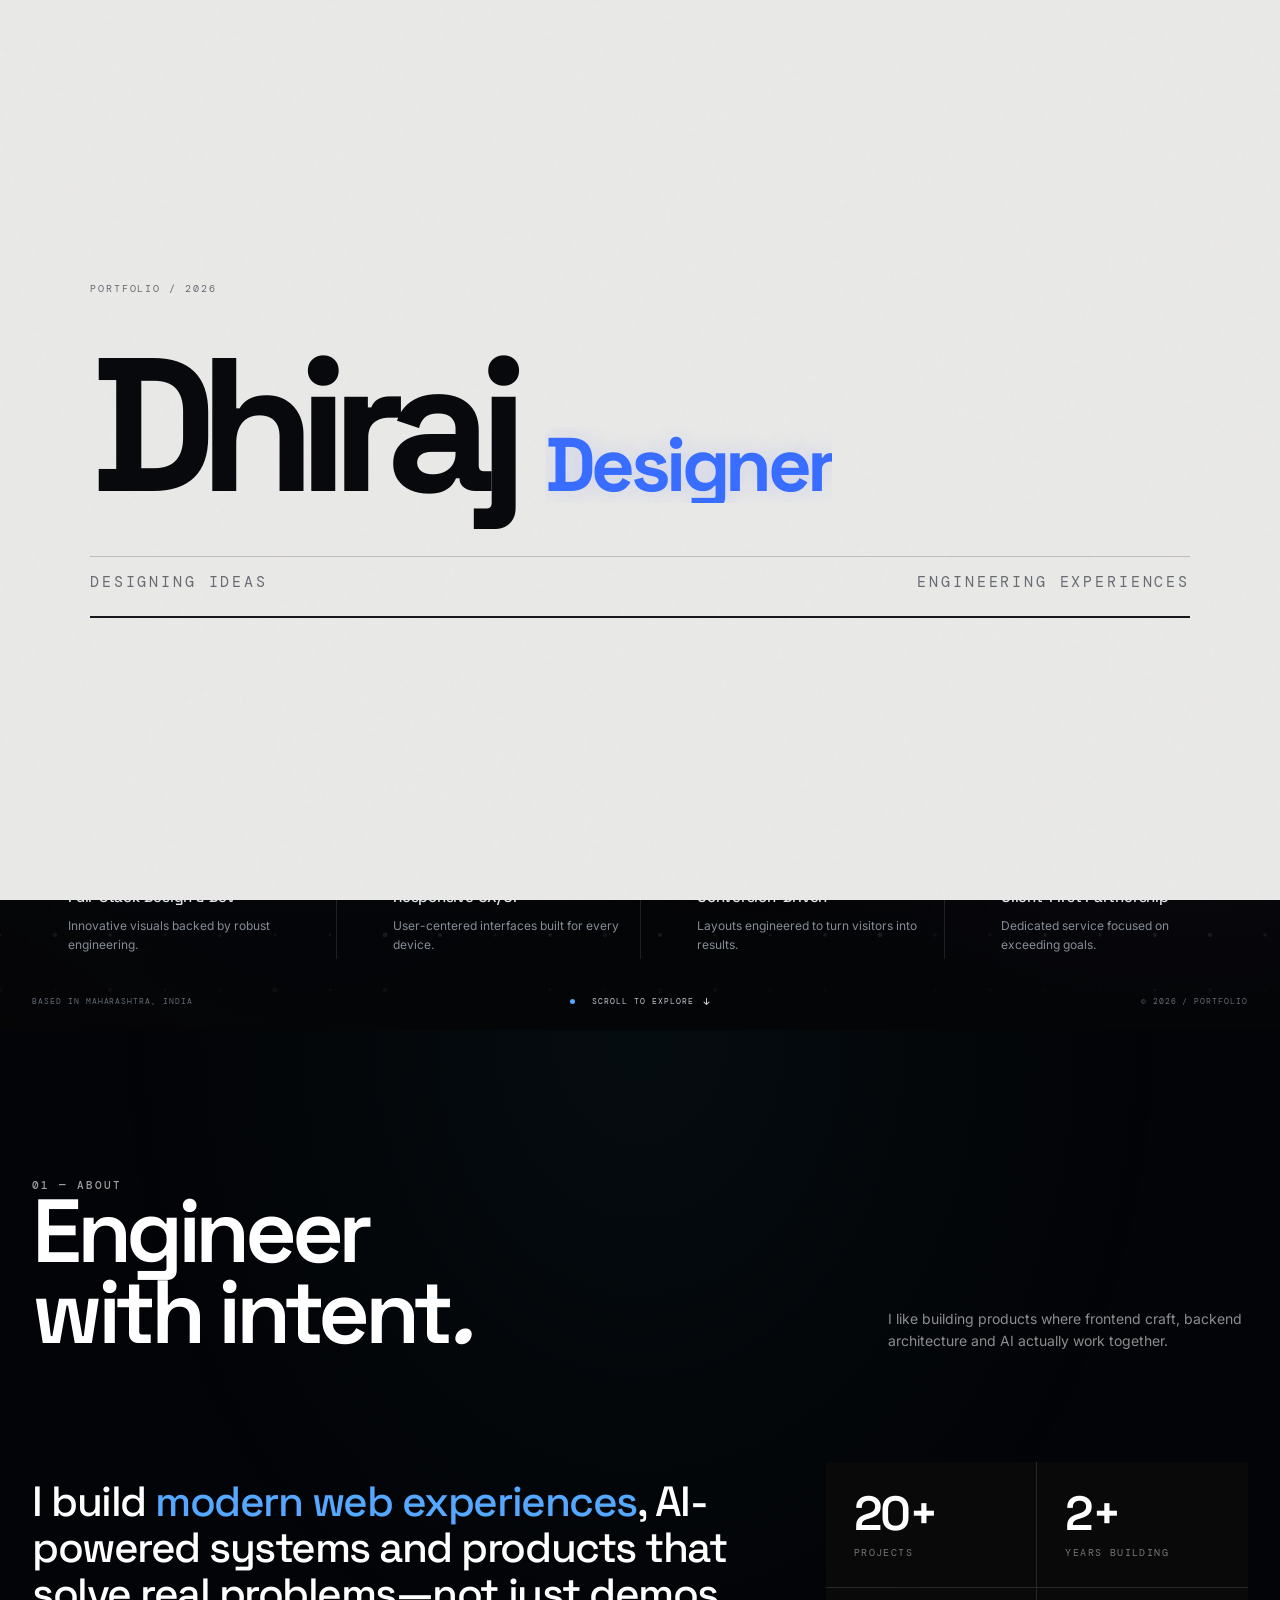
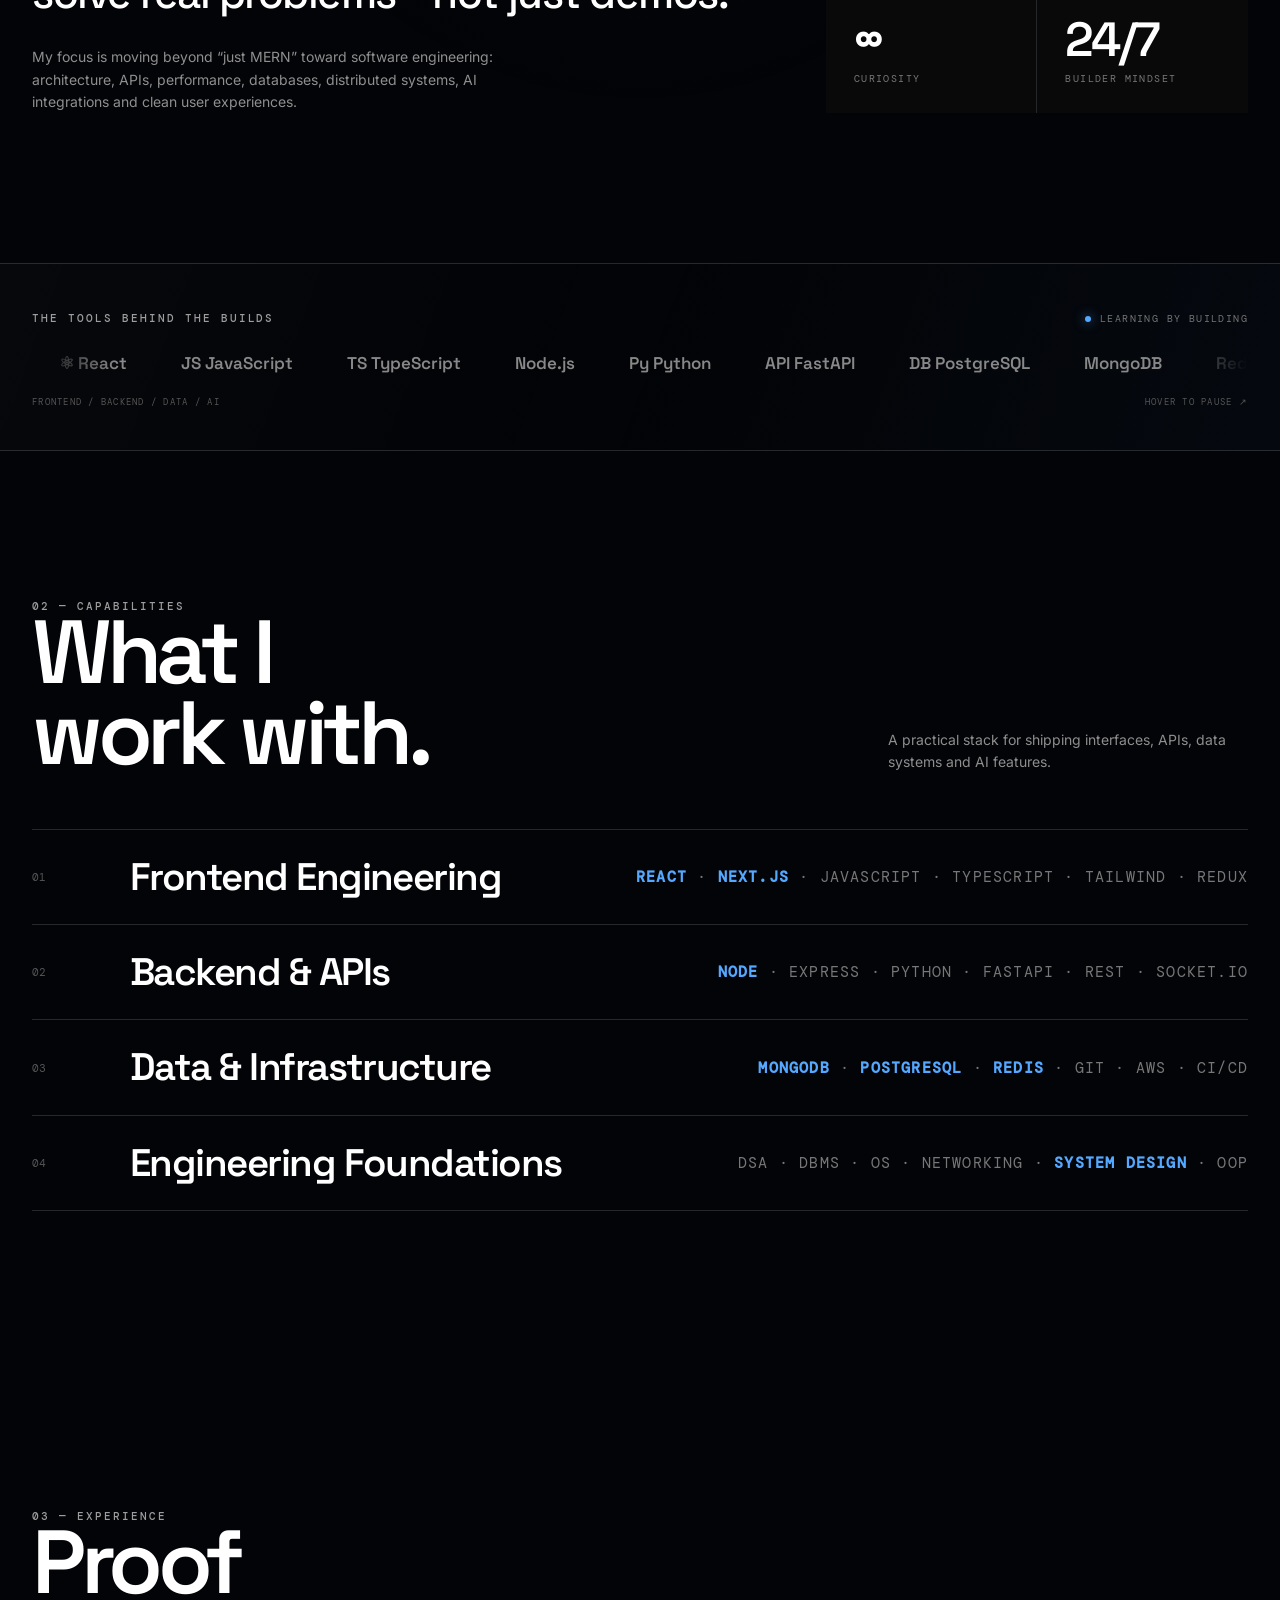
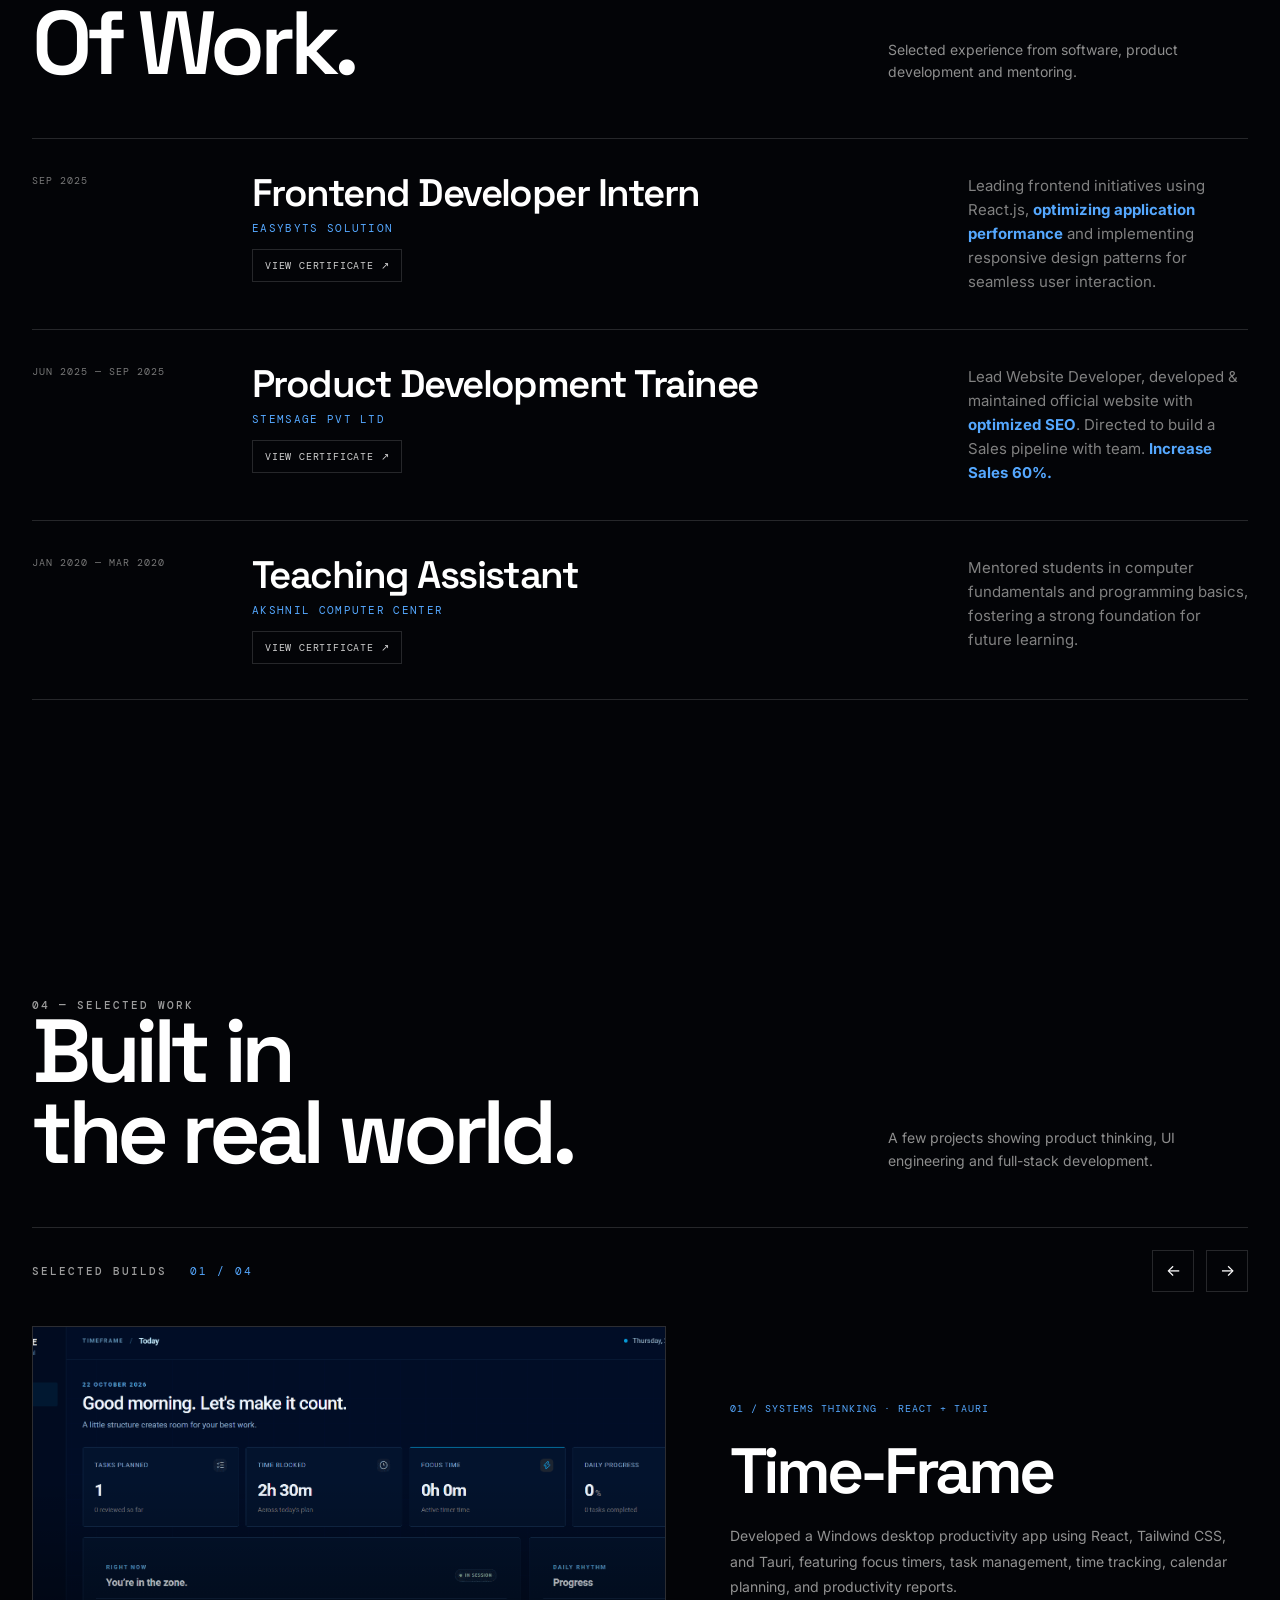
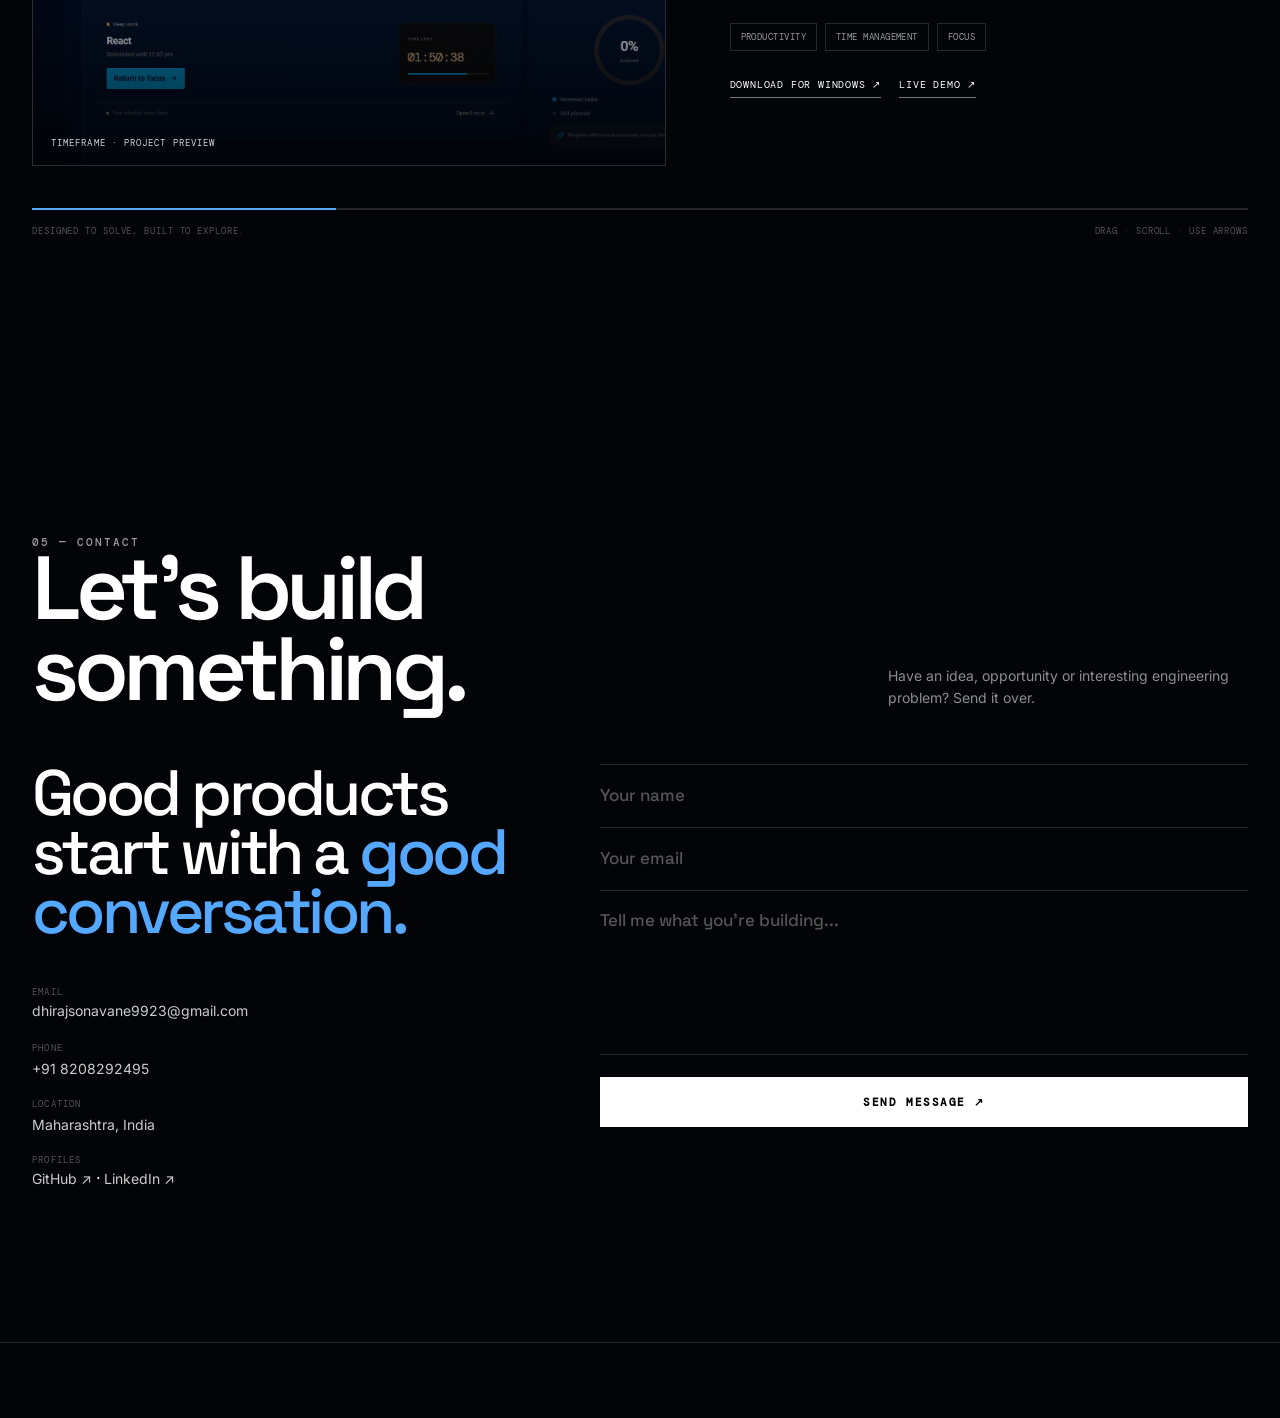
<file: index.html>
<!DOCTYPE html>
<html lang="en">
<head>
  <meta charset="UTF-8">
  <meta name="viewport" content="width=device-width, initial-scale=1.0">
  <title>Dhiraj Sonawane — Full-Stack Developer</title>

  <!-- External Stylesheets -->
  <link rel="preconnect" href="https://fonts.googleapis.com">
  <link rel="preconnect" href="https://fonts.gstatic.com" crossorigin>
  <link href="https://fonts.googleapis.com/css2?family=DM+Mono:wght@400;500&family=Inter:wght@400;500;600;700;800&family=Space+Grotesk:wght@400;500;600;700&display=swap" rel="stylesheet">
  <link rel="stylesheet" href="https://cdnjs.cloudflare.com/ajax/libs/font-awesome/6.5.2/css/all.min.css">
  <link rel="stylesheet" href="styles.css">
</head>

<body class="is-loading">
  <div class="cinematic-loader" id="cinematicLoader" aria-label="Introducing Dhiraj Sonawane">
    <div class="loader-grain" aria-hidden="true"></div>
    <div class="loader-content">
      <div class="loader-index">PORTFOLIO / 2026</div>
      <div class="loader-title"><span class="loader-name">Dhiraj</span>
        <span class="loader-role-wrap"><span class="loader-role" id="loaderRole">Creative</span></span></div>
      <div class="loader-caption"><span>DESIGNING IDEAS</span><span>ENGINEERING EXPERIENCES</span></div>
      <div class="loader-progress"><i></i></div>
    </div>
  </div>
  <div class="ambient"></div>
  <div class="site-noise"></div>

  <!-- Header Section -->
  <header class="header" id="header">
    <a href="#home" class="logo">DHIRAJ SONAWANE<span>.</span></a>
    <nav class="nav">
      <a href="#home" class="active">Home</a>
      <a href="#about">About</a>
      <a href="#skills">Skills</a>
      <a href="#experience">Experience</a>
      <a href="#projects">Work</a>
      <a href="#contact">Contact</a>
    </nav>
    <button class="header-menu" id="menuBtn">Menu <i class="fa-solid fa-bars"></i></button>
  </header>

  <!-- Mobile Navigation Overlay -->
  <div class="mobile-nav" id="mobileNav">
    <button class="close-menu" id="closeMenu" aria-label="Close menu">×</button>
    <a href="#home">Home</a>
    <a href="#about">About</a>
    <a href="#skills">Skills</a>
    <a href="#experience">Experience</a>
    <a href="#projects">Work</a>
    <a href="#contact">Contact</a>
  </div>

  <main>

    <!-- Minimal studio landing page -->
    <section class="hero" id="home">
      <canvas id="constellationCanvas" class="constellation-canvas" aria-hidden="true"></canvas>
      <div class="hero-atmosphere" aria-hidden="true"></div>
      <div class="container landing-container">
        <div class="landing-meta">
          <span>INDEPENDENT DEVELOPER / PORTFOLIO 2026</span>
          <span class="landing-meta-center">SOFTWARE · AI · WEB</span>
          <a href="#contact">LET'S TALK <i class="fa-solid fa-arrow-up-right-from-square"></i></a>
        </div>

        <div class="landing-main">
          <div class="landing-copy">
            <div class="eyebrow landing-kicker"></span> BUILDING WITH INTENT</div>
            <h1 class="landing-name">Dhiraj<br><span>Sonawane<span class="name-accent">.</span></span></h1>
            <div class="landing-role">
              <span class="role-mark"></span>
              <span>FULL-STACK DEVELOPER 2+ Year</span>
              <span class="role-rule"></span>
              <span class="role-location">INDIA</span>
            </div>
            <p class="landing-intro">
              I design and build thoughtful digital experiences — pairing expressive interfaces
              with reliable engineering to turn ideas into useful products.
            </p>

            <div class="hero-tech-stack" aria-label="Primary technologies">
              <span class="tech-pill">
                <svg viewBox="0 0 32 32" class="tech-logo react-logo" aria-hidden="true">
                  <circle cx="16" cy="16" r="2.5" fill="currentColor"/>
                  <ellipse cx="16" cy="16" rx="13" ry="5.1" fill="none" stroke="currentColor" stroke-width="1.45"/>
                  <ellipse cx="16" cy="16" rx="13" ry="5.1" fill="none" stroke="currentColor" stroke-width="1.45" transform="rotate(60 16 16)"/>
                  <ellipse cx="16" cy="16" rx="13" ry="5.1" fill="none" stroke="currentColor" stroke-width="1.45" transform="rotate(120 16 16)"/>
                </svg>
                <span>React</span>
              </span>
              <span class="tech-pill">
                <svg viewBox="0 0 32 32" class="tech-logo next-logo" aria-hidden="true">
                  <circle cx="16" cy="16" r="13" fill="none" stroke="currentColor" stroke-width="1.5"/>
                  <path d="M10 22V10l12 13V10" fill="none" stroke="currentColor" stroke-width="2.1" stroke-linecap="round" stroke-linejoin="round"/>
                </svg>
                <span>Next.js</span>
              </span>
              <span class="tech-pill">
                <svg viewBox="0 0 32 32" class="tech-logo node-logo" aria-hidden="true">
                  <path d="M16 2.7 27.4 9.3v13.4L16 29.3 4.6 22.7V9.3L16 2.7Z" fill="none" stroke="currentColor" stroke-width="1.5"/>
                  <text x="16" y="19.2" text-anchor="middle" font-size="8.5" font-family="Arial,sans-serif" font-weight="700" fill="currentColor">JS</text>
                </svg>
                <span>Node.js</span>
              </span>
            </div>

            <div class="landing-actions">
              <a class="landing-primary" href="#projects">EXPLORE SELECTED WORK <i class="fa-solid fa-arrow-down-right"></i></a>
              <a class="landing-secondary" href="https://drive.google.com/file/d/1wAID3_RI4vTAflf6BxjyQiqr86x8kp1R/view?usp=sharing"> MY RESUME <i class="fa-solid fa-arrow-right"></i></a>
            </div>
          </div>

          <div class="landing-visual">
            <div class="portrait-glow" aria-hidden="true"></div>
            <div class="portrait-orbit portrait-orbit-one" aria-hidden="true"></div>
            <div class="portrait-orbit portrait-orbit-two" aria-hidden="true"></div>
            <div class="portrait-stage">
              <div class="portrait-stage-grid" aria-hidden="true"></div>
              <div class="portrait-stage-top">
                <!-- <span>PORTRAIT STUDY / 001</span> -->
                <span class="portrait-status"><i></i> AVAILABLE FOR OPPORTUNITIES</span>
              </div>
              <picture class="portrait-picture">
                <source srcset="images/dhiraj-portrait.webp" type="image/webp">
                <img src="images/dhiraj-portrait.png" alt="Dhiraj Sonawane, full-stack developer, in a black hoodie" fetchpriority="high">
              </picture>
              <div class="portrait-stage-shine" aria-hidden="true"></div>
              <div class="portrait-stage-bottom">
                <span>DHIRAJ SONAWANE</span>
                <span>SOFTWARE / AI / WEB</span>
              </div>
            </div>
            <div class="portrait-footnote">
              <!-- <span>FIG. 001 — THE BUILDER</span> -->
              <span>MAHARASHTRA, INDIA</span>
            </div>
            <div class="portrait-side-label">DESIGN · ENGINEERING · PRODUCT</div>
          </div>
        </div>

        <div class="landing-specialties" id="specialties">
          <div class="specialties-heading">
            <span class="eyebrow">WHAT I BRING</span>
            <span class="specialties-count">04 CORE SPECIALITIES</span>
          </div>
          <div class="specialties-grid">
            <article class="specialty-item">
              <span class="specialty-index">01</span>
              <div><h2>Full-Stack Design &amp; Dev</h2><p>Innovative visuals backed by robust engineering.</p></div>
            </article>
            <article class="specialty-item">
              <span class="specialty-index">02</span>
              <div><h2>Responsive UX/UI</h2><p>User-centered interfaces built for every device.</p></div>
            </article>
            <article class="specialty-item">
              <span class="specialty-index">03</span>
              <div><h2>Conversion-Driven</h2><p>Layouts engineered to turn visitors into results.</p></div>
            </article>
            <article class="specialty-item">
              <span class="specialty-index">04</span>
              <div><h2>Client-First Partnership</h2><p>Dedicated service focused on exceeding goals.</p></div>
            </article>
          </div>
        </div>

        <div class="landing-bottom">
          <span>BASED IN MAHARASHTRA, INDIA</span>
          <a href="#about"><span class="scroll-dot"></span> SCROLL TO EXPLORE <i class="fa-solid fa-arrow-down"></i></a>
          <span>© 2026 / PORTFOLIO</span>
        </div>
      </div>
    </section>


        <!-- About Section -->
    <section id="about">
      <div class="container reveal">
        <div class="section-head">
          <div>
            <div class="eyebrow">01 — ABOUT</div>
            <h2 class="section-title">Engineer<br>with intent<em>.</em></h2>
          </div>
          <p class="section-note">I like building products where frontend craft, backend architecture and AI actually work together.</p>
        </div>

        <div class="about-grid">
          <div>
            <p class="about-lead">I build <em>modern web experiences</em>, AI-powered systems and products that solve real problems—not just demos.</p>
            <p class="about-copy">My focus is moving beyond “just MERN” toward software engineering: architecture, APIs, performance, databases, distributed systems, AI integrations and clean user experiences.</p>
          </div>
          <div class="stats">
            <div class="stat"><b>20+</b><span>Projects</span></div>
            <div class="stat"><b>2+</b><span>Years building</span></div>
            <div class="stat"><b>∞</b><span>Curiosity</span></div>
            <div class="stat"><b>24/7</b><span>Builder mindset</span></div>
          </div>
        </div>
      </div>
    </section>

    <!-- Stack Marquee Section -->
    <section class="stack-marquee-section" id="stack-marquee" aria-label="Technology stack">
      <div class="container stack-marquee-inner">
        <div class="stack-marquee-heading">
          <span class="eyebrow">THE TOOLS BEHIND THE BUILDS</span>
          <span class="stack-live"><i></i> LEARNING BY BUILDING</span>
        </div>
        <div class="stack-marquee-mask">
          <div class="stack-marquee-track">
            <div class="stack-marquee-group">
              <span>⚛ React</span><span>JS JavaScript</span><span>TS TypeScript</span><span>Node.js</span><span>Py Python</span><span>API FastAPI</span><span>DB PostgreSQL</span><span>MongoDB</span><span>Redis</span><span>AWS</span><span>⌘ Git</span>
            </div>
            <div class="stack-marquee-group" aria-hidden="true">
              <span>⚛ React</span><span>JS JavaScript</span><span>TS TypeScript</span><span>Node.js</span><span>Py Python</span><span>API FastAPI</span><span>DB PostgreSQL</span><span>MongoDB</span><span>Redis</span><span>AWS</span><span>⌘ Git</span>
            </div>
          </div>
        </div>
        <div class="stack-marquee-footer">
          <span>FRONTEND / BACKEND / DATA / AI</span>
          <span>HOVER TO PAUSE ↗</span>
        </div>
      </div>
    </section>

    <!-- Skills Section -->
    <section id="skills">
      <div class="container reveal">
        <div class="section-head">
          <div>
            <div class="eyebrow">02 — CAPABILITIES</div>
            <h2 class="section-title">What I<br>work with.</h2>
          </div>
          <p class="section-note">A practical stack for shipping interfaces, APIs, data systems and AI features.</p>
        </div>

        <div class="skill-list">
          <div class="skill-row">
            <span class="skill-index mono">01</span>
            <span class="skill-name">Frontend Engineering</span>
            <span class="skill-tags"><strong style="color: #55a8ff;">React</strong> · <strong style="color: #55a8ff;">Next.js</strong> · JavaScript · TypeScript · Tailwind · Redux</span>
          </div>
          <div class="skill-row">
            <span class="skill-index mono">02</span>
            <span class="skill-name">Backend & APIs</span>
            <span class="skill-tags"><strong style="color: #55a8ff;">Node</strong> · Express · Python · FastAPI · REST · Socket.io</span>
          </div>
          <div class="skill-row">
            <span class="skill-index mono">03</span>
            <span class="skill-name">Data & Infrastructure</span>
            <span class="skill-tags"><strong style="color: #55a8ff;">MongoDB</strong> · <strong style="color: #55a8ff;">PostgreSQL</strong> · <strong style="color: #55a8ff;">Redis</strong> · Git · AWS · CI/CD</span>
          </div>
          <div class="skill-row">
            <span class="skill-index mono">04</span>
            <span class="skill-name">Engineering Foundations</span>
            <span class="skill-tags">DSA · DBMS · OS · Networking · <strong style="color: #55a8ff;">System Design</strong> · OOP</span>
          </div>
        </div>
      </div>
    </section>

    <!-- Experience Section -->
    <section id="experience">
      <div class="container reveal">
        <div class="section-head">
          <div>
            <div class="eyebrow">03 — EXPERIENCE</div>
            <h2 class="section-title">Proof<br>Of Work.</h2>
          </div>
          <p class="section-note">Selected experience from software, product development and mentoring.</p>
        </div>

        <div class="experience-list">
          <article class="exp">
            <div class="exp-date">SEP 2025</div>
            <div>
              <h3 class="exp-role">Frontend Developer Intern</h3>
              <div class="exp-company">EasyByts Solution</div>
              <a class="certificate-btn" href="images/Internship Easybyts Certificate.pdf" target="_blank" rel="noopener noreferrer">View Certificate ↗</a>

            </div>
            <p class="exp-desc">Leading frontend initiatives using React.js, <strong style="color: #55a8ff;">optimizing application performance</strong> and implementing responsive design patterns for seamless user interaction.</p>
          </article>
          <article class="exp">
            <div class="exp-date">JUN 2025 — SEP 2025</div>
            <div>
              <h3 class="exp-role">Product Development Trainee</h3>
              <div class="exp-company">StemSage Pvt Ltd</div>
              <a class="certificate-btn" href="images/StemSage Internship certificate.jpg" target="_blank" rel="noopener noreferrer">View Certificate ↗</a>
            </div>
            <p class="exp-desc">Lead Website Developer, developed & maintained official website with <strong style="color: #55a8ff;">optimized SEO</strong>. Directed to build a Sales pipeline with team. <strong style="color: #55a8ff;">Increase Sales 60%.</strong></p>
          </article>
          <article class="exp">
            <div class="exp-date">JAN 2020 — MAR 2020</div>
            <div>
              <h3 class="exp-role">Teaching Assistant</h3>
              <div class="exp-company">Akshnil Computer Center</div>
              <a class="certificate-btn" href="images/trainee teacher.jpg" target="_blank" rel="noopener noreferrer">View Certificate ↗</a>
            </div>
            <p class="exp-desc">Mentored students in computer fundamentals and programming basics, fostering a strong foundation for future learning.</p>
          </article>
        </div>
      </div>
    </section>

    <!-- Projects Section -->
    <section id="projects">
      <div class="container reveal">
        <div class="section-head">
          <div>
            <div class="eyebrow">04 — SELECTED WORK</div>
            <h2 class="section-title">Built in<br>the real world.</h2>
          </div>
          <p class="section-note">A few projects showing product thinking, UI engineering and full-stack development.</p>
        </div>

        <div class="project-carousel">
          <div class="project-carousel-top">
            <span class="eyebrow mono">SELECTED BUILDS <b id="projectCount">01 / 03</b></span>
            <div>
              <button id="projectPrev" aria-label="Previous project">←</button>
              <button id="projectNext" aria-label="Next project">→</button>
            </div>
          </div>
          <div class="project-viewport" id="projectViewport" tabindex="0" aria-label="Project carousel. Use arrow keys to navigate.">
            <div class="project-track" id="projectTrack">
              <article class="project-slide">
  <div class="project-art project-screenshot art-load">
    <img
      src="images/TimeFrame.png"
      alt="A productivity app built with React and Tauri for task management, time tracking, and focused work."
      loading="lazy"
      onerror="this.style.display='none';this.parentElement.classList.add('screenshot-missing')"
    >
    <span class="screenshot-caption">TIMEFRAME · PROJECT PREVIEW</span>
  </div>
  <div class="project-detail">
    <span class="project-kicker">01 / SYSTEMS THINKING · REACT + TAURI</span>
    <h3>Time-Frame</h3>
    <p>Developed a Windows desktop productivity app using React, Tailwind CSS, and Tauri, featuring focus timers, task management, time tracking, calendar planning, and productivity reports.</p>
    <div class="project-tags">
      <span>Productivity</span>
      <span>Time Management</span>
      <span>Focus</span>
    </div>
    <div class="project-links">
      <a href="https://timeframe-jade.vercel.app/" target="_blank" rel="noreferrer">Download for Windows ↗</a>
      <a href="https://time-frame-jet.vercel.app/" target="_blank" rel="noreferrer">Live Demo ↗</a>
    </div>
  </div>
</article>
              <article class="project-slide">
                <div class="project-art project-screenshot art-render">
                  <img src="images/React-render.png" alt="React Render Detective performance lab interface with render timeline and component inspector" loading="lazy" onerror="this.style.display='none';this.parentElement.classList.add('screenshot-missing')">
                  <span class="screenshot-caption">REACT RENDER DETECTIVE · PROJECT PREVIEW</span>
                </div>
                <div class="project-detail">
                  <span class="project-kicker">02 / FRONTEND PERFORMANCE · REACT 18</span>
                  <h3>React Render<br><em>Detective.</em></h3>
                  <p>An interactive performance lab featuring a custom render-tracking hook, browser timing, a live render timeline, component inspection, and memoization ON/OFF comparisons.</p>
                  <div class="project-tags"><span>Instrumentation</span><span>Performance</span><span>Vite</span></div>
                  <div class="project-links">
                    <a href="https://reactrenderdetect.vercel.app/" target="_blank" rel="noreferrer">Live demo ↗</a>
                    <small>SELF-CONTAINED LAB</small>
                  </div>
                </div>
              </article>
              <article class="project-slide">
                <div class="project-art project-screenshot art-invoice">
                  <img src="images/invoice-craft.png" alt="Invoice Craft modern invoice builder interface" loading="lazy" onerror="this.style.display='none';this.parentElement.classList.add('screenshot-missing')">
                  <span class="screenshot-caption">INVOICE CRAFT · PROJECT PREVIEW</span>
                </div>
                <div class="project-detail">
                  <span class="project-kicker">03 / PRODUCT UI · WEB APP</span>
                  <h3>Invoice<br><em>Craft.</em></h3>
                  <p>A modern invoice builder designed to make creating professional invoices straightforward, structured, and fast, with a clear document-first workflow.</p>
                  <div class="project-tags"><span>Document UX</span><span>Web App</span><span>Product Design</span></div>
                  <div class="project-links">
                    <a href="https://invoice-craft-nu.vercel.app/" target="_blank" rel="noreferrer">Live project ↗</a>
                    <a href="https://github.com/FSDDhiraj/InvoiceCraft--Smart-Invoice-Generator" target="_blank" rel="noreferrer">Source code ↗</a>
                  </div>
                </div>
              </article>
              <article class="project-slide">
                <div class="project-art project-screenshot art-invoice">
                  <img src="images/career-navigator.png" alt="Career Navigator modern career planning interface" loading="lazy" onerror="this.style.display='none';this.parentElement.classList.add('screenshot-missing')">
                  <span class="screenshot-caption">CAREER NAVIGATOR · PROJECT PREVIEW</span>
                </div>
                <div class="project-detail">
                  <span class="project-kicker">03 / PRODUCT UI · WEB APP</span>
                  <h3>Career<br><em>Navigator.</em></h3>
                  <p>A modern career planning interface designed to help users navigate their professional journey with clarity and confidence.</p>
                  <div class="project-tags"><span>Career Planning</span><span>Web App</span><span>Product Design</span></div>
                  <div class="project-links">
                    <a href="https://aicareernavigator-virid.vercel.app/" target="_blank" rel="noreferrer">Live project ↗</a>
                    <a href="https://github.com/FSDDhiraj/Ai-career-navigator" target="_blank" rel="noreferrer">Source code ↗</a>
                  </div>
                </div>
              </article>
            </div>
          </div>
          <div class="project-progress"><span id="projectProgress"></span></div>
          <div class="project-footnote">
            <span>DESIGNED TO SOLVE, BUILT TO EXPLORE.</span>
            <span>DRAG · SCROLL · USE ARROWS</span>
          </div>
        </div>
      </div>
    </section>

    <!-- Contact Section -->
    <section id="contact">
      <div class="container reveal">
        <div class="section-head">
          <div>
            <div class="eyebrow">05 — CONTACT</div>
            <h2 class="section-title">Let’s build<br>something.</h2>
          </div>
          <p class="section-note">Have an idea, opportunity or interesting engineering problem? Send it over.</p>
        </div>

        <div class="contact-grid">
          <div>
            <p class="contact-intro">Good products start with a <span>good conversation.</span></p>
            <div class="contact-details">
              <div class="contact-detail"><small>Email</small><a href="mailto:dhirajsonavane9923@gmail.com">dhirajsonavane9923@gmail.com</a></div>
              <div class="contact-detail"><small>Phone</small><p>+91 8208292495</p></div>
              <div class="contact-detail"><small>Location</small><p>Maharashtra, India</p></div>
              <div class="contact-detail"><small>Profiles</small><a href="https://github.com/FSDDhiraj" target="_blank" rel="noreferrer">GitHub ↗</a> · <a href="https://www.linkedin.com/in/dhiraj-sonawane-38a3a020b/" target="_blank" rel="noreferrer">LinkedIn ↗</a></div>
            </div>
          </div>

          <form class="contact-form" id="contactForm">
            <div class="field"><input type="text" placeholder="Your name" required></div>
            <div class="field"><input type="email" placeholder="Your email" required></div>
            <div class="field"><textarea placeholder="Tell me what you’re building..." required></textarea></div>
            <button class="send" type="submit">Send message ↗</button>
          </form>
        </div>
      </div>
    </section>
  </main>

  <!-- Footer -->
  <footer>
    <div class="container footer-inner">
      <span>© 2026 Dhiraj Sonawane</span>
      <span>Designed & built with HTML / CSS / JS</span>
    </div>
  </footer>

  <!-- JavaScript Behavior & Interactivity -->
  <script src="script.js" defer></script>
  <script src="constellation.js" defer></script>
  <script src="intro.js" defer></script>
</body>
</html>
</file>
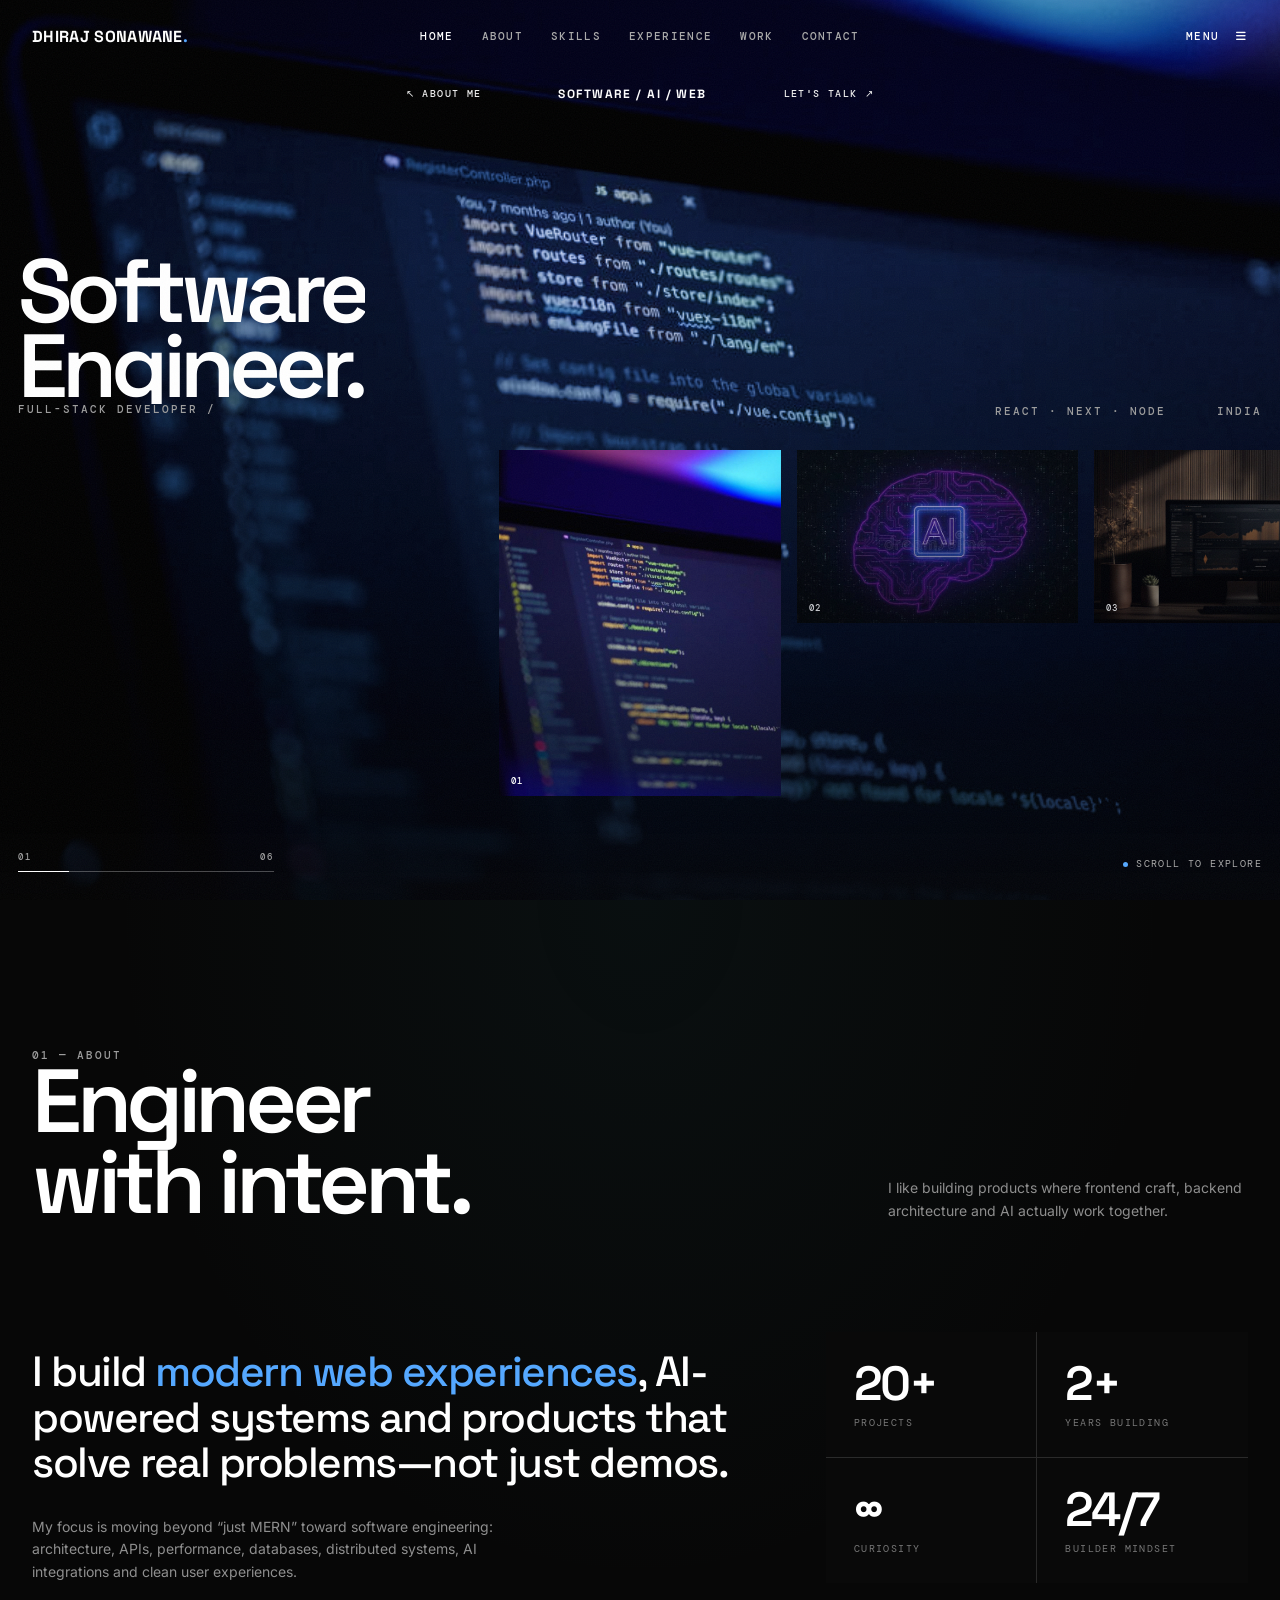
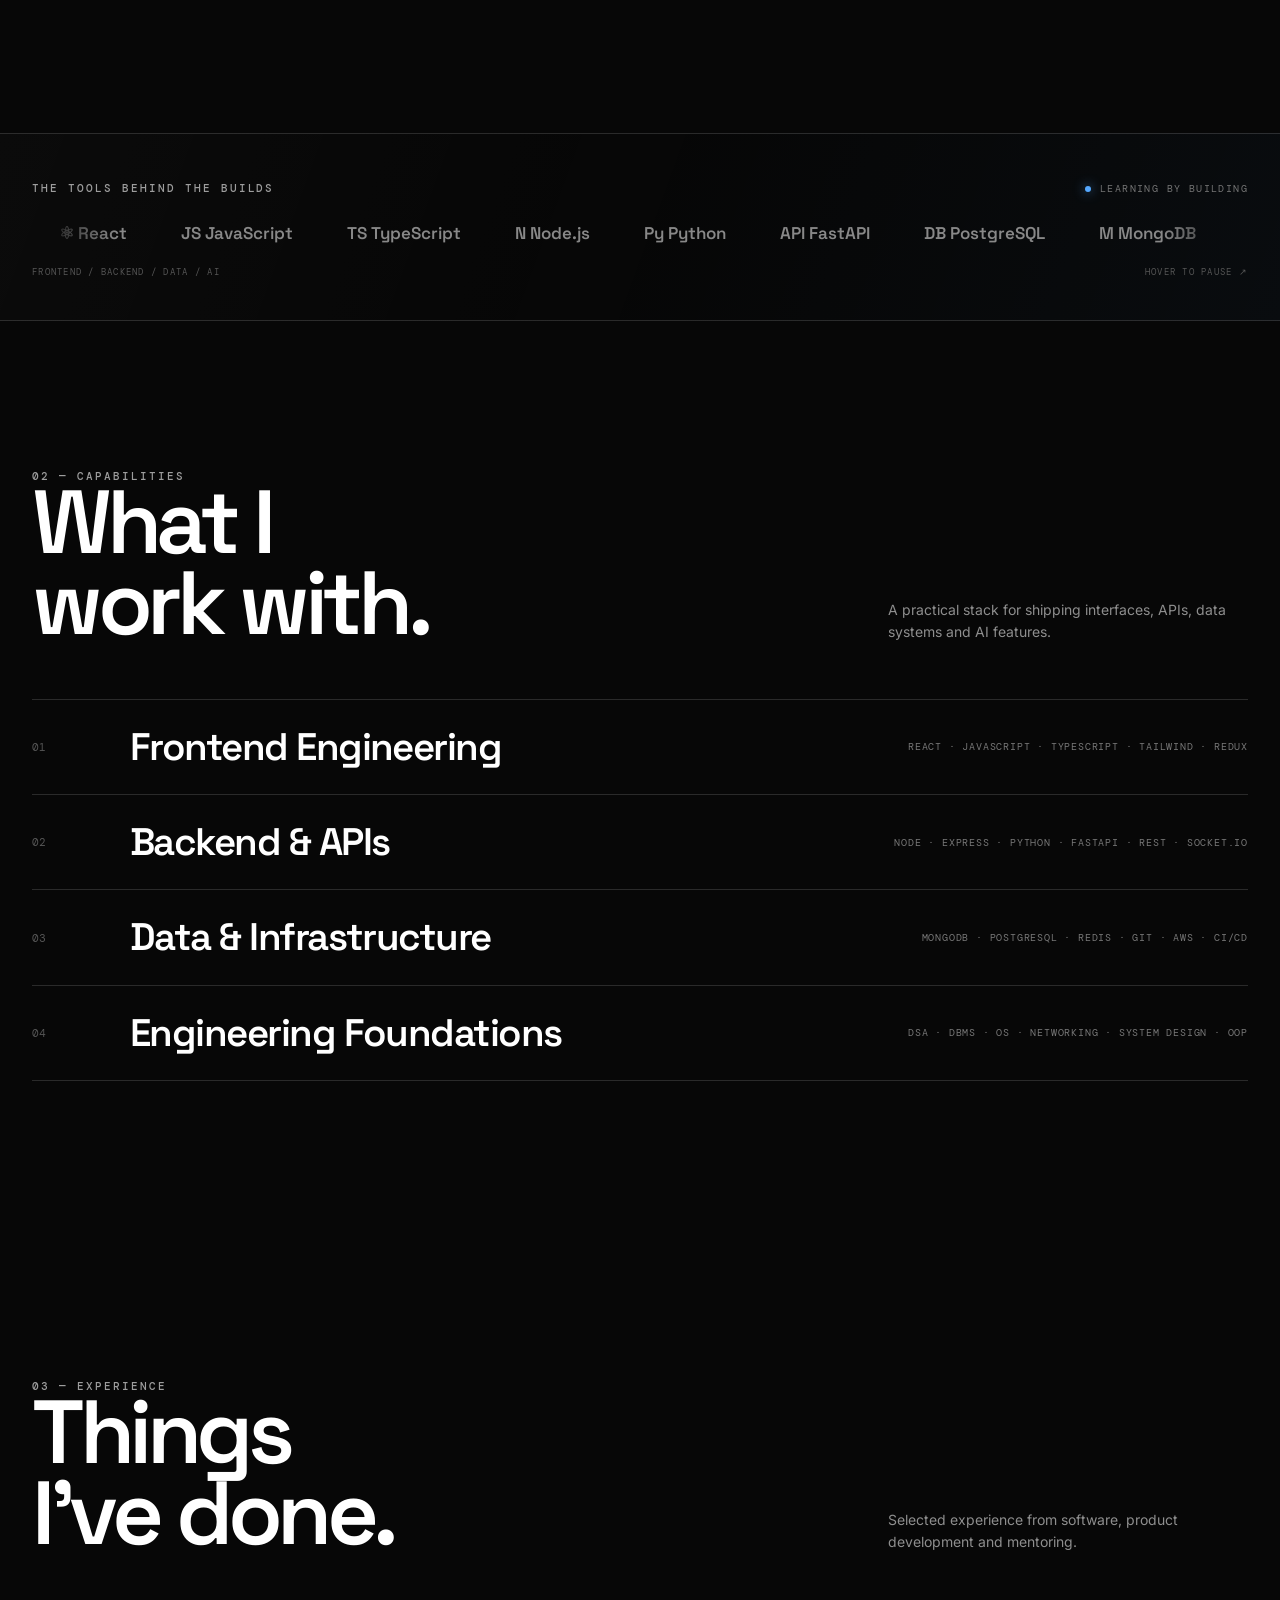
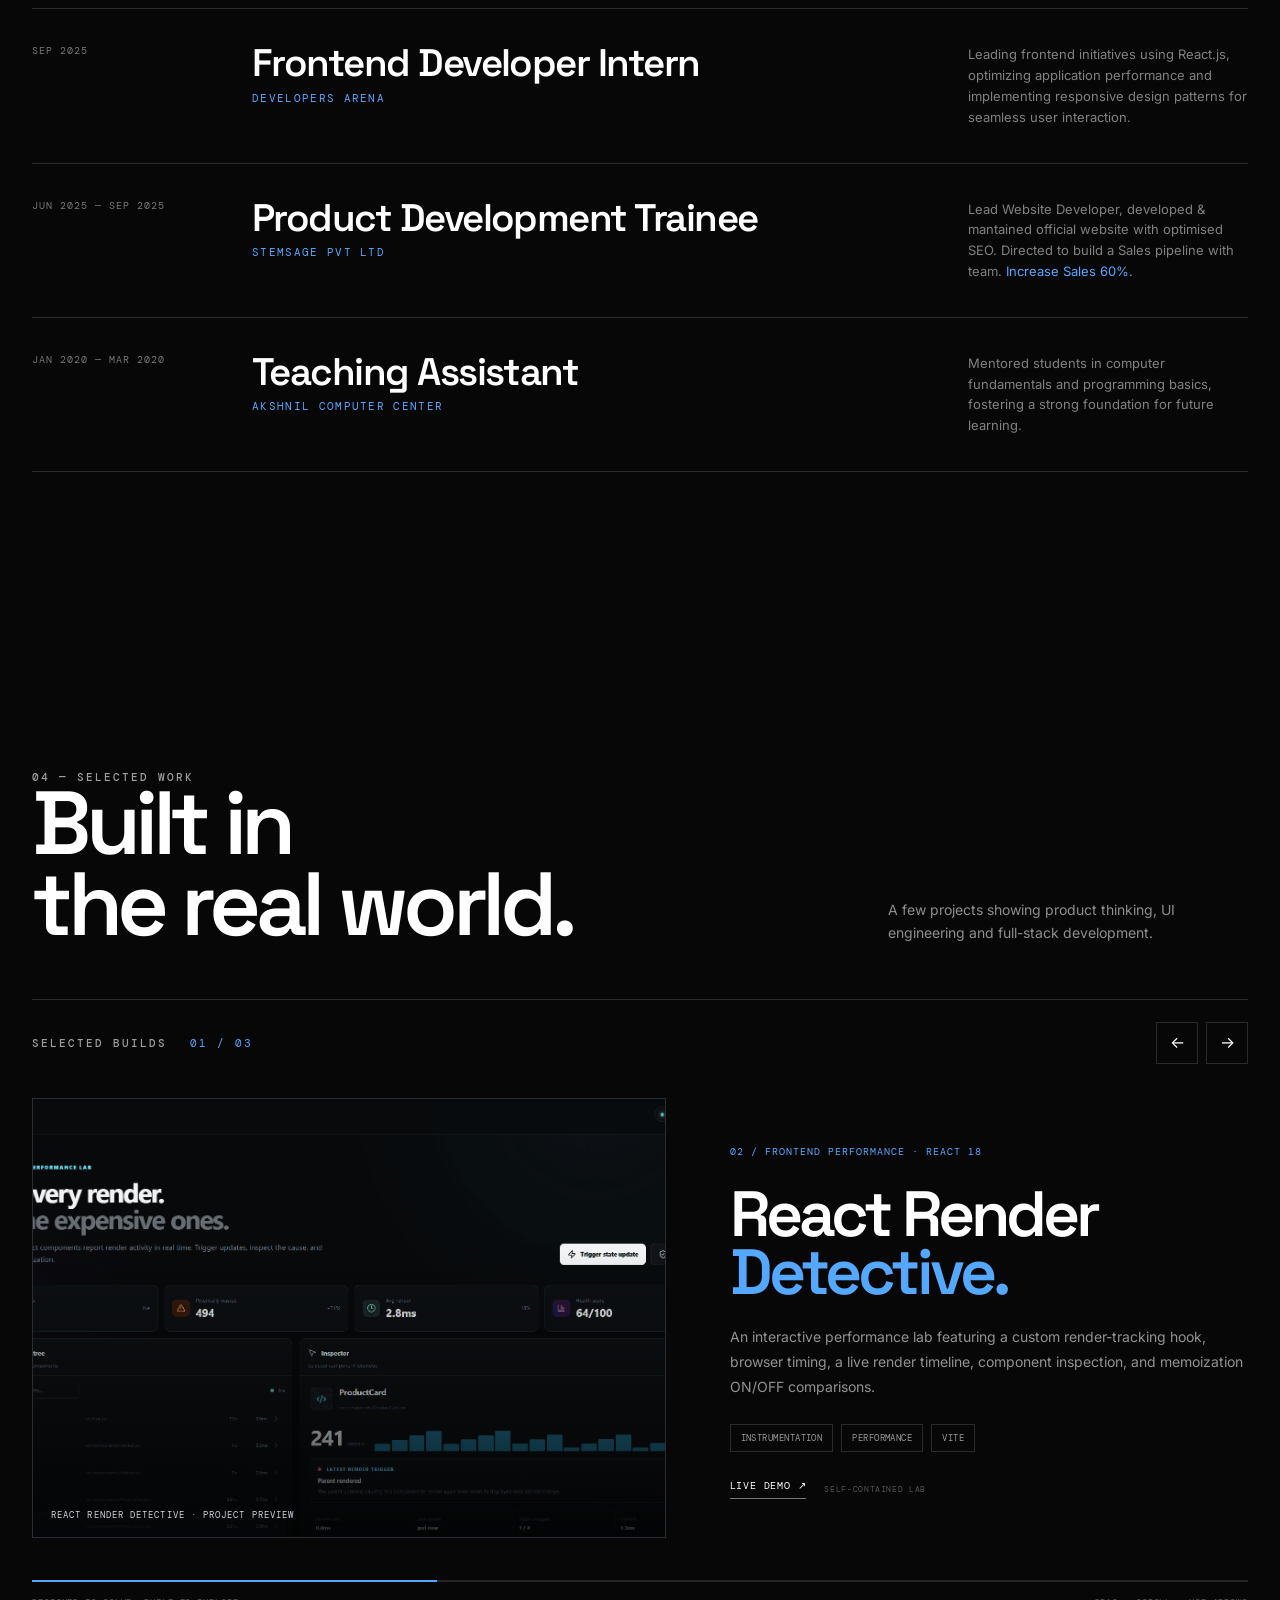
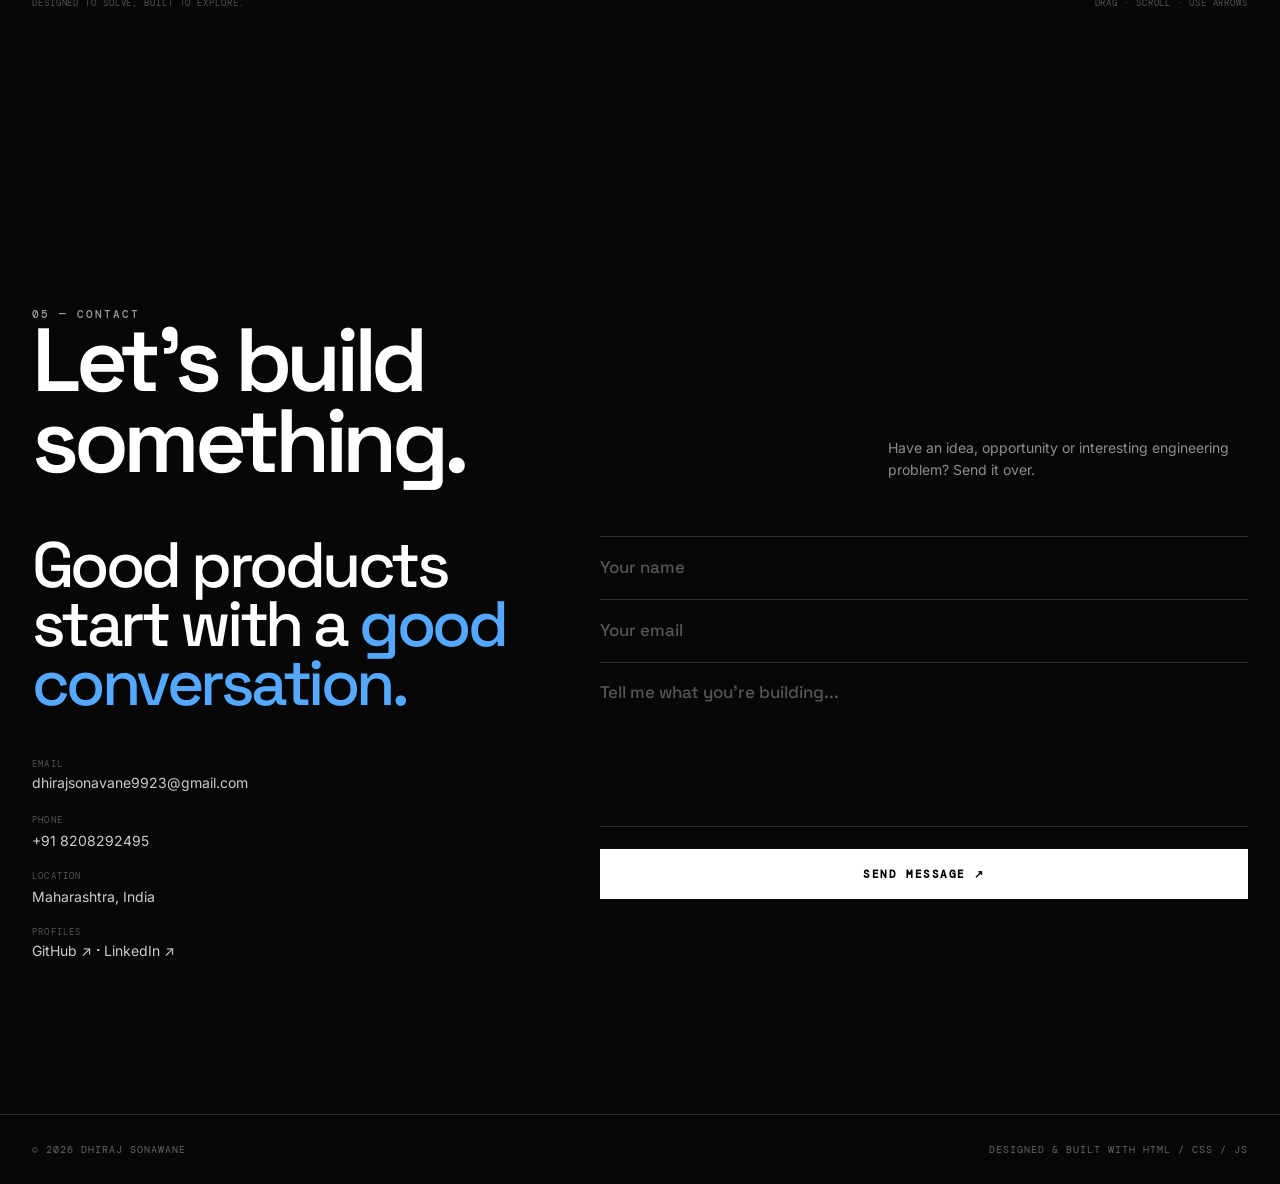
<file: MyPort.html>
<!DOCTYPE html>
<html lang="en">
<head>
<meta charset="UTF-8">
<meta name="viewport" content="width=device-width, initial-scale=1.0">
<title>Dhiraj - Full Stack Developer</title>

<link rel="preconnect" href="https://fonts.googleapis.com">
<link rel="preconnect" href="https://fonts.gstatic.com" crossorigin>
<link href="https://fonts.googleapis.com/css2?family=DM+Mono:wght@400;500&family=Inter:wght@400;500;600;700;800&family=Space+Grotesk:wght@400;500;600;700&display=swap" rel="stylesheet">
<link rel="stylesheet" href="https://cdnjs.cloudflare.com/ajax/libs/font-awesome/6.5.2/css/all.min.css">

<style>
:root{
  --bg:#070707;
  --paper:#f2f0ea;
  --muted:#a4a4a4;
  --line:rgba(255,255,255,.14);
  --accent:#55a8ff;
  --accent-rgb:85,168,255;
  --ease:cubic-bezier(.22,1,.36,1);
  --max:1440px;
}
*{box-sizing:border-box;margin:0;padding:0}
html{scroll-behavior:smooth}
body{
  background:var(--bg);color:#fff;font-family:Inter,Arial,sans-serif;
  line-height:1.6;overflow-x:hidden;
}
body.menu-open{overflow:hidden}
a{color:inherit;text-decoration:none}
button,input,textarea{font:inherit}
button{color:inherit}
::selection{background:var(--accent);color:#000}

/* Ambient background + grain */
.site-noise{
  position:fixed;inset:0;z-index:100;pointer-events:none;opacity:.045;
  background-image:url("data:image/svg+xml,%3Csvg xmlns='http://www.w3.org/2000/svg' width='180' height='180'%3E%3Cfilter id='n'%3E%3CfeTurbulence type='fractalNoise' baseFrequency='.82' numOctaves='4' stitchTiles='stitch'/%3E%3C/filter%3E%3Crect width='100%25' height='100%25' filter='url(%23n)'/%3E%3C/svg%3E");
}
.ambient{
  position:fixed;inset:0;z-index:-2;pointer-events:none;
  background:
    radial-gradient(circle at 15% 10%,rgba(65,120,255,.13),transparent 30%),
    radial-gradient(circle at 80% 55%,rgba(125,75,255,.08),transparent 32%),
    #070707;
}
.container{width:min(var(--max),calc(100% - 64px));margin:auto}
.mono{font-family:"DM Mono",monospace}
.eyebrow{
  color:#9d9d9d;font:500 11px/1 "DM Mono",monospace;
  letter-spacing:.18em;text-transform:uppercase;
}


.pixel-cursor-layer{position:fixed;inset:0;z-index:120;pointer-events:none;overflow:hidden;contain:layout paint}
.cursor-pixel{position:absolute;width:7px;height:7px;background:var(--accent);opacity:0;transform:translate(-50%,-50%) scale(.8);animation:cursor-pixel-fade .62s ease-out forwards;box-shadow:0 0 10px rgba(var(--accent-rgb),.22)}
@keyframes cursor-pixel-fade{0%{opacity:.72;transform:translate(-50%,-50%) scale(1)}100%{opacity:0;transform:translate(-50%,-50%) scale(.25)}}
@media(hover:none),(pointer:coarse){.pixel-cursor-layer{display:none}}@media(prefers-reduced-motion:reduce){.pixel-cursor-layer{display:none}}

/* Header */
.header{
  position:fixed;top:0;left:0;width:100%;z-index:90;
  padding:24px 32px;display:grid;grid-template-columns:1fr auto 1fr;
  align-items:center;transition:.4s var(--ease);
}
.header.scrolled{
  padding:14px 32px;background:rgba(7,7,7,.72);
  backdrop-filter:blur(18px);border-bottom:1px solid var(--line);
}
.logo{
  font-family:"Space Grotesk",sans-serif;font-size:16px;font-weight:700;
  letter-spacing:.02em;justify-self:start;
}
.logo span{color:var(--accent)}
.nav{
  display:flex;gap:28px;justify-content:center;
}
.nav a{
  color:#aaa;font:500 11px/1 "DM Mono",monospace;
  letter-spacing:.12em;text-transform:uppercase;transition:.3s;
}
.nav a:hover,.nav a.active{color:#fff}
.header-menu{
  justify-self:end;border:0;background:transparent;cursor:pointer;
  font:500 11px/1 "DM Mono",monospace;letter-spacing:.14em;text-transform:uppercase;
}
.header-menu i{margin-left:8px}
.mobile-nav{
  position:fixed;inset:0;background:#080808;z-index:80;
  display:flex;flex-direction:column;justify-content:center;align-items:center;
  gap:25px;transform:translateY(-100%);transition:.65s var(--ease);
}
.mobile-nav.open{transform:translateY(0)}
.mobile-nav a{
  font:600 clamp(30px,7vw,72px)/1 "Space Grotesk",sans-serif;
  letter-spacing:-.04em;
}
.close-menu{position:absolute;top:25px;right:30px;border:0;background:none;font-size:28px;cursor:pointer}

/* HERO — editorial filmstrip */
.hero{
  min-height:100svh;position:relative;overflow:hidden;
  isolation:isolate;background:#070707;
}
.hero-bg{
  position:absolute;inset:-8%;z-index:-3;background-size:cover;background-position:center;
  transform:scale(1.08);filter:saturate(.75) contrast(1.05);
  transition:background-image .7s,transform 8s linear,filter .7s;
}
.hero-bg::after{content:"";position:absolute;inset:0;background:var(--hero-tint,#305d99);mix-blend-mode:color;opacity:.52}
.hero-bg::before{
  content:"";position:absolute;inset:0;
  background:linear-gradient(180deg,rgba(0,0,0,.38) 0%,rgba(0,0,0,.12) 34%,rgba(0,0,0,.62) 72%,rgba(7,7,7,.92) 100%);
}
/* Fade only the cinematic background layer into black; filmstrip controls stay interactive. */
.hero-bg{
  -webkit-mask-image:linear-gradient(to bottom, #000 0%, #000 67%, rgba(0,0,0,.72) 83%, transparent 100%);
  mask-image:linear-gradient(to bottom, #000 0%, #000 67%, rgba(0,0,0,.72) 83%, transparent 100%);
}
.hero-inner{height:100svh;position:relative;min-height:700px}
.hero-top{
  position:absolute;top:88px;left:0;right:0;display:flex;justify-content:center;
  align-items:center;gap:6vw;z-index:5;
}
.hero-top a,.hero-top button{
  border:0;background:none;cursor:pointer;color:#eee;
  font:500 10px/1 "DM Mono",monospace;letter-spacing:.14em;text-transform:uppercase;
}
.hero-top .brand{font:700 12px/1 "Space Grotesk",sans-serif;letter-spacing:.12em}
.hero-copy{
  position:absolute;left:0;right:0;top:0;height:50%;
  display:flex;align-items:flex-end;padding:0 18px 30px;z-index:4;
}
.hero-copy-row{
  width:100%;display:flex;align-items:flex-end;gap:6vw;
}
.hero-title{
  max-width:720px;font:600 clamp(58px,7vw,116px)/.84 "Space Grotesk",sans-serif;
  letter-spacing:-.065em;overflow:hidden;
}
.hero-title .line{display:block;overflow:hidden}
.hero-title .line span{display:block;transform:translateY(110%);animation:rise .85s var(--ease) forwards}
.hero-title .line:nth-child(2) span{animation-delay:.07s}
.hero-title .line:nth-child(3) span{animation-delay:.14s}
@keyframes rise{to{transform:translateY(0)}}
.hero-credit{margin-bottom:5px;white-space:nowrap}
.hero-meta{
  margin-left:auto;display:flex;gap:clamp(18px,4vw,60px);margin-bottom:3px;
}
.hero-meta span{white-space:nowrap}
.hero-strip-wrap{
  position:absolute;top:50%;left:0;right:0;height:min(27vw,420px);
  transform:translateY(0);overflow:hidden;z-index:3;
}
.hero-strip{
  display:flex;align-items:flex-start;gap:16px;height:100%;
  width:max-content;will-change:transform;transition:transform .75s var(--ease);
}
.hero-card{
  width:min(22vw,300px);height:min(13.5vw,210px);min-width:180px;
  border:0;padding:0;background:#171717;cursor:pointer;position:relative;
  overflow:hidden;flex:none;transition:height .75s var(--ease),filter .5s,opacity .5s;
}
.hero-card.active{height:min(27vw,420px);filter:none;opacity:1}
.hero-card:not(.active){opacity:.78}
.hero-card img{
  width:100%;height:100%;display:block;object-fit:cover;object-position:50% 28%;
  transition:transform 1s var(--ease),filter .5s;
}
.hero-card:hover img{transform:scale(1.035)}
.hero-card:not(.active) img{filter:saturate(.8)}
.hero-card::after{
  content:"";position:absolute;inset:0;background:linear-gradient(180deg,transparent 45%,rgba(0,0,0,.45));
}
.card-number{
  position:absolute;left:12px;bottom:10px;z-index:2;
  font:500 9px/1 "DM Mono",monospace;letter-spacing:.12em;
}
.hero-bottom{
  position:absolute;left:18px;right:18px;bottom:28px;display:flex;align-items:flex-end;
  z-index:5;
}
.rail{width:min(20vw,280px)}
.rail-labels{display:flex;justify-content:space-between;margin-bottom:9px;font-size:9px}
.rail-line{height:1px;background:rgba(255,255,255,.28);position:relative}
.rail-progress{position:absolute;left:0;top:0;height:1px;width:20%;background:#fff;transition:left .75s var(--ease)}
.hero-scroll{margin-left:auto;font-size:10px;color:#aaa;letter-spacing:.14em}
.scroll-dot{display:inline-block;width:5px;height:5px;border-radius:50%;background:var(--accent);margin-right:8px}

/* Shared sections */
section:not(.hero){padding:150px 0;position:relative}
.section-head{display:flex;justify-content:space-between;align-items:flex-end;gap:30px;margin-bottom:55px}
.section-title{
  font:600 clamp(48px,7vw,92px)/.9 "Space Grotesk",sans-serif;
  letter-spacing:-.06em;
}
.section-note{max-width:360px;color:#8e8e8e;font-size:14px}
.reveal{opacity:0;transform:translateY(35px);transition:.8s var(--ease)}
.reveal.show{opacity:1;transform:none}

/* About — shares the hero's near-black base for a seamless transition */
#about{
  background:
    radial-gradient(ellipse at 50% 0%, rgba(34,100,110,.09), transparent 58%),
    #070707;
  margin-top:0;
}
.about-grid{display:grid;grid-template-columns:1.25fr .75fr;gap:90px;align-items:end}
.about-lead{
  font:500 clamp(26px,3.3vw,48px)/1.08 "Space Grotesk",sans-serif;
  letter-spacing:-.035em;max-width:900px;
}
.about-lead em{color:var(--accent);font-style:normal}
.about-copy{color:#8f8f8f;max-width:500px;margin-top:30px;font-size:14px}
.stats{display:grid;grid-template-columns:1fr 1fr;gap:1px;background:var(--line);margin-top:55px}
.stat{background:#090909;padding:28px}
.stat b{display:block;font:600 48px/1 "Space Grotesk";letter-spacing:-.05em}
.stat span{display:block;color:#777;margin-top:8px;font:10px "DM Mono";text-transform:uppercase;letter-spacing:.14em}


/* Portfolio-specific animated technology marquee */
.stack-marquee-section{padding:48px 0 42px!important;overflow:hidden;border-top:1px solid var(--line);border-bottom:1px solid var(--line);background:linear-gradient(110deg,rgba(255,255,255,.02),transparent 48%,rgba(var(--accent-rgb),.035))}
.stack-marquee-inner{width:min(var(--max),calc(100% - 64px));margin:auto}
.stack-marquee-heading,.stack-marquee-footer{display:flex;align-items:center;justify-content:space-between;gap:20px;color:#747474;font:10px "DM Mono",monospace;letter-spacing:.14em;text-transform:uppercase}
.stack-live{display:flex;align-items:center;gap:9px}.stack-live i{width:6px;height:6px;border-radius:50%;background:var(--accent);box-shadow:0 0 12px rgba(var(--accent-rgb),.8)}
.stack-marquee-mask{overflow:hidden;margin:27px 0 22px;-webkit-mask-image:linear-gradient(to right,transparent,black 7%,black 93%,transparent);mask-image:linear-gradient(to right,transparent,black 7%,black 93%,transparent)}
.stack-marquee-track{display:flex;width:max-content;animation:stack-marquee 34s linear infinite}
.stack-marquee-group{display:flex;align-items:center;flex:none}
.stack-marquee-group span{display:flex;align-items:center;gap:10px;padding:0 27px;color:#888;white-space:nowrap;font:600 17px "Space Grotesk",sans-serif;transition:color .2s}
.stack-marquee-group span:hover{color:#fff}
.stack-marquee-footer{font-size:9px;color:#555}
.stack-marquee-mask:hover .stack-marquee-track{animation-play-state:paused}
@keyframes stack-marquee{to{transform:translateX(-50%)}}
@media(max-width:600px){.stack-marquee-section{padding:34px 0!important}.stack-marquee-inner{width:calc(100% - 32px)}.stack-marquee-heading{align-items:flex-start;flex-direction:column;gap:12px}.stack-marquee-group span{padding:0 17px;font-size:15px}.stack-marquee-footer{font-size:8px;letter-spacing:.07em}}
@media(prefers-reduced-motion:reduce){.stack-marquee-track{animation:none}}

/* Skills */
.skill-list{border-top:1px solid var(--line)}
.skill-row{
  display:grid;grid-template-columns:70px 1fr auto;gap:28px;align-items:center;
  padding:28px 0;border-bottom:1px solid var(--line);transition:.35s;
}
.skill-row:hover{padding-left:16px;background:linear-gradient(90deg,rgba(255,255,255,.035),transparent)}
.skill-index{color:#555;font:11px "DM Mono"}
.skill-name{font:600 clamp(25px,3vw,44px)/1 "Space Grotesk";letter-spacing:-.04em}
.skill-tags{color:#777;font:10px "DM Mono";text-transform:uppercase;letter-spacing:.08em;text-align:right}

/* Experience */
.experience-list{border-top:1px solid var(--line)}
.exp{
  display:grid;grid-template-columns:180px 1fr 280px;gap:40px;
  padding:35px 0;border-bottom:1px solid var(--line);align-items:start;
}
.exp-date{color:#777;font:10px "DM Mono";letter-spacing:.1em}
.exp-role{font:600 clamp(24px,3vw,42px)/1 "Space Grotesk";letter-spacing:-.04em}
.exp-company{color:var(--accent);margin-top:8px;font:11px "DM Mono";text-transform:uppercase;letter-spacing:.12em}
.exp-desc{color:#818181;font-size:13px}


/* Horizontal project carousel */
.project-carousel{border-top:1px solid var(--line);padding-top:22px}
.project-carousel-top{display:flex;justify-content:space-between;align-items:center;margin-bottom:22px}
.project-carousel-top b{color:var(--accent);font-weight:400;margin-left:14px}
.project-carousel-top button{width:42px;height:42px;margin-left:8px;border:1px solid var(--line);background:transparent;color:#fff;cursor:pointer;transition:.25s}
.project-carousel-top button:hover{background:var(--accent);color:#050505;border-color:var(--accent)}
.project-viewport{overflow:hidden;outline:none;touch-action:pan-y}
.project-track{display:flex;gap:18px;transition:transform .65s var(--ease);will-change:transform}
.project-slide{display:grid;grid-template-columns:1.1fr .9fr;gap:clamp(28px,5vw,76px);align-items:center;flex:0 0 100%;min-width:0;padding:12px 0 28px}
.project-art{min-height:440px;position:relative;overflow:hidden;border:1px solid var(--line);background:#0d1015;padding:22px;display:flex;flex-direction:column;justify-content:space-between}
/* Real project screenshots replace the CSS-built interface mockups. */
.project-art.project-screenshot{padding:0;display:block;min-height:440px;background:#090b10;isolation:isolate}
.project-screenshot img{position:absolute;inset:0;width:100%;height:100%;display:block;object-fit:cover;object-position:center;transition:transform .7s var(--ease),filter .4s;z-index:0}
.project-screenshot:hover img{transform:scale(1.025);filter:brightness(1.06)}
.project-screenshot::after{content:"";position:absolute;inset:35% 0 0;background:linear-gradient(180deg,transparent,rgba(0,0,0,.78));z-index:1;pointer-events:none}
.screenshot-caption{position:absolute;z-index:2;left:18px;right:18px;bottom:16px;color:#d0d4dc;font:9px "DM Mono",monospace;letter-spacing:.12em;text-transform:uppercase}
.project-screenshot.screenshot-missing{background:radial-gradient(ellipse at 50% 35%,rgba(85,168,255,.14),transparent 58%),#0b0d12}
.project-screenshot.screenshot-missing::before{content:"Add project screenshot";position:absolute;inset:0;display:grid;place-items:center;color:#717987;font:11px "DM Mono",monospace;letter-spacing:.08em;text-transform:uppercase}
.project-screenshot.screenshot-missing .screenshot-caption{color:#a0a6b2}

.art-label,.art-metrics{display:flex;justify-content:space-between;gap:12px;flex-wrap:wrap;color:#777;font:9px "DM Mono",monospace;letter-spacing:.09em}
.art-label span:last-child{color:#a8d7b7}
.art-label span:last-child::first-letter{color:#66d99b}
.load-diagram{display:grid;grid-template-columns:.7fr .9fr 1.3fr;align-items:center;gap:12px;margin:28px 0}
.load-diagram>div:first-child{font:10px "DM Mono";color:#858b98;line-height:1.8}
.load-diagram>div:first-child b{display:block;color:var(--accent);font-size:23px;letter-spacing:.2em}
.load-diagram>strong{border:1px solid rgba(85,168,255,.5);padding:20px 9px;text-align:center;font:600 13px "Space Grotesk";color:#eaf4ff;background:rgba(85,168,255,.08)}
.load-diagram>strong small{display:block;font:8px "DM Mono";color:var(--accent);margin-top:8px}
.server-stack{display:grid;gap:10px}.server-stack span{font:8px "DM Mono";color:#aaa;border:1px solid #282d35;padding:10px}.server-stack b{display:block;font-size:7px;color:#79d9a5;margin:3px 0}.server-stack b:last-of-type{color:#f1bd71}.server-stack i{display:block;height:3px;background:#242b34;position:relative}.server-stack i:after{content:"";position:absolute;left:0;top:0;bottom:0;width:var(--w);background:var(--accent)}
.art-metrics{border-top:1px solid #252a31;padding-top:16px}.art-metrics b{display:block;color:#f4f4f4;font-size:15px;margin-top:4px;letter-spacing:0}
.art-render{background:#0c0e12}.render-window{display:grid;grid-template-columns:.7fr 1.3fr;border:1px solid #2b2d35;min-height:265px;margin:22px 0;background:#101218}
.render-window aside{border-right:1px solid #2b2d35;padding:15px 10px;display:flex;flex-direction:column;gap:14px;color:#8e95a5;font:9px "DM Mono"}
.render-window aside b{color:#656d7b;font-size:8px;margin-bottom:7px}.render-window aside .selected{color:#78b7ff;background:rgba(85,168,255,.1);padding:7px}
.render-content{padding:15px;min-width:0}.render-stat small,.render-stat span{display:block;color:#828b9a;font:8px "DM Mono"}.render-stat>b{font:600 35px "Space Grotesk";display:block}.render-stat span{color:#7ed7a0}
.render-bars{height:78px;display:flex;align-items:flex-end;gap:5px;border-bottom:1px solid #2a2e37;margin:12px 0}.render-bars i{height:var(--h);flex:1;background:linear-gradient(180deg,#64b5ff,rgba(85,168,255,.15));min-width:3px}
.render-log{display:grid;gap:5px;color:#737d8d;font:7px "DM Mono"}
.art-invoice{background:#10100f}.invoice-window{display:grid;grid-template-columns:1.2fr .8fr;align-items:center;gap:16px;margin:20px 0}
.invoice-paper{position:relative;background:#f1efe9;color:#181818;padding:22px 18px;min-height:255px;box-shadow:0 15px 40px #0005}
.invoice-brand{font:700 17px "Space Grotesk";display:block;letter-spacing:-.06em}.invoice-brand span{color:#4e8ed8}.invoice-paper>small{display:block;font:7px "DM Mono";margin-top:23px;color:#555}.invoice-paper hr{border:0;border-top:1px solid #d0cec8;margin:12px 0}
.invoice-row{display:flex;justify-content:space-between;gap:6px;padding:7px 0;font:8px "Inter";border-bottom:1px solid #e0ded8}.invoice-row:first-of-type{font:7px "DM Mono";color:#777}
.invoice-total{display:flex;justify-content:space-between;padding-top:12px;font:8px "DM Mono"}.invoice-total b{font-size:13px}
.invoice-side{display:grid;gap:7px;color:#eee}.invoice-side small{font:8px "DM Mono";color:#747474;margin-top:9px}.invoice-side b{font:500 13px "Space Grotesk"}
.project-detail{padding:10px 0}.project-kicker{font:10px "DM Mono";letter-spacing:.1em;color:var(--accent)}
.project-detail h3{font:600 clamp(42px,5vw,72px)/.9 "Space Grotesk";letter-spacing:-.06em;margin:23px 0}
.project-detail h3 em{color:var(--accent);font-style:normal}
.project-detail p{font-size:14px;line-height:1.8;color:#929292;max-width:520px}
.project-tags{display:flex;flex-wrap:wrap;gap:8px;margin-top:24px}
.project-tags span{border:1px solid var(--line);padding:7px 10px;color:#999;font:9px "DM Mono";text-transform:uppercase;letter-spacing:.05em}
.project-links{display:flex;align-items:center;gap:18px;flex-wrap:wrap;margin-top:27px}
.project-links a{font:10px "DM Mono";text-transform:uppercase;letter-spacing:.08em;border-bottom:1px solid #777;padding-bottom:6px;transition:color .2s,border-color .2s}
.project-links a:hover{color:var(--accent);border-color:var(--accent)}
.project-links small{color:#555;font:8px "DM Mono";letter-spacing:.08em}
.project-progress{height:2px;background:#252525;margin-top:14px}.project-progress span{display:block;width:33.333%;height:100%;background:var(--accent);transition:width .45s}
.project-footnote{display:flex;justify-content:space-between;gap:12px;margin-top:15px;color:#555;font:9px "DM Mono";letter-spacing:.1em}
@media(max-width:850px){.project-slide{grid-template-columns:1fr;gap:28px}.project-art{min-height:390px}.project-detail h3{font-size:clamp(44px,9vw,68px)}}
@media(max-width:600px){.project-art{min-height:340px;padding:14px}.load-diagram{grid-template-columns:.6fr .8fr 1fr;gap:7px}.load-diagram>strong{font-size:10px;padding:13px 5px}.server-stack span{font-size:7px;padding:7px 5px}.render-window{min-height:230px}.render-window aside{font-size:7px;padding:10px 6px}.render-content{padding:10px}.invoice-window{gap:9px}.invoice-paper{padding:14px 10px;min-height:230px}.invoice-side b{font-size:10px}.art-label,.art-metrics{font-size:7px}.project-footnote{font-size:7px}.project-carousel-top button{width:37px;height:37px}}

/* Work */
.work-grid{display:grid;grid-template-columns:repeat(12,1fr);gap:18px}
.work-card{
  position:relative;min-height:470px;overflow:hidden;background:#111;
  border:1px solid var(--line);grid-column:span 4;
}
.work-card:nth-child(2){grid-column:span 5}
.work-card:nth-child(3){grid-column:span 3}
.work-card img{width:100%;height:100%;object-fit:cover;display:block;transition:transform .9s var(--ease),filter .5s}
.work-card::after{
  content:"";position:absolute;inset:0;background:linear-gradient(180deg,transparent 25%,rgba(0,0,0,.9) 100%);
}
.work-card:hover img{transform:scale(1.05);filter:saturate(1.15)}
.work-info{position:absolute;z-index:2;left:22px;right:22px;bottom:22px}
.work-num{font:10px "DM Mono";color:#bbb}
.work-title{font:600 32px/1 "Space Grotesk";letter-spacing:-.04em;margin:10px 0}
.work-desc{color:#aaa;font-size:12px;max-width:440px}
.work-links{display:flex;gap:10px;margin-top:18px}
.work-links a{
  padding:8px 12px;border:1px solid rgba(255,255,255,.22);
  font:10px "DM Mono";text-transform:uppercase;letter-spacing:.1em;
  transition:.3s;
}
.work-links a:hover{background:#fff;color:#000}

/* Contact */
.contact-grid{display:grid;grid-template-columns:1fr 1.3fr;gap:70px}
.contact-intro{font:500 clamp(35px,5vw,70px)/.92 "Space Grotesk";letter-spacing:-.055em}
.contact-intro span{color:var(--accent)}
.contact-details{margin-top:45px;display:grid;gap:18px}
.contact-detail small{display:block;color:#555;font:9px "DM Mono";letter-spacing:.13em;text-transform:uppercase}
.contact-detail a,.contact-detail p{font-size:14px;margin-top:4px;color:#ccc}
.contact-form{border-top:1px solid var(--line)}
.field{border-bottom:1px solid var(--line);padding:18px 0}
.field input,.field textarea{
  width:100%;border:0;outline:0;background:transparent;color:#fff;resize:none;
  font:500 17px "Space Grotesk";
}
.field textarea{min-height:120px}
.field input::placeholder,.field textarea::placeholder{color:#555}
.send{
  margin-top:22px;width:100%;padding:17px;border:1px solid #fff;background:#fff;color:#000;
  cursor:pointer;font:600 11px "DM Mono";letter-spacing:.14em;text-transform:uppercase;
  transition:.3s;
}
.send:hover{background:var(--accent);border-color:var(--accent)}

/* Footer */
footer{border-top:1px solid var(--line);padding:28px 0;color:#666}
.footer-inner{display:flex;justify-content:space-between;gap:20px;font:10px "DM Mono";text-transform:uppercase;letter-spacing:.1em}

/* Responsive */
@media(max-width:900px){
  .hero-bg{
    -webkit-mask-image:linear-gradient(to bottom, #000 0%, #000 72%, rgba(0,0,0,.65) 88%, transparent 100%);
    mask-image:linear-gradient(to bottom, #000 0%, #000 72%, rgba(0,0,0,.65) 88%, transparent 100%);
  }
  .header{grid-template-columns:1fr auto;padding:20px}
  .nav{display:none}
  .container{width:min(100% - 40px,var(--max))}
  .hero-inner{min-height:760px}
  .hero-top{top:82px}
  .hero-copy{height:46%;padding:0 20px 25px}
  .hero-copy-row{display:block}
  .hero-title{font-size:clamp(55px,12vw,100px)}
  .hero-credit{margin-top:18px}
  .hero-meta{display:none}
  .hero-strip-wrap{top:46%;height:54vw;max-height:430px}
  .hero-card{width:31vw;min-width:145px;height:27vw;max-height:215px}
  .hero-card.active{height:54vw;max-height:430px}
  .hero-bottom{bottom:22px}
  section:not(.hero){padding:105px 0}
  .about-grid,.contact-grid{grid-template-columns:1fr;gap:45px}
  .exp{grid-template-columns:120px 1fr;gap:25px}
  .exp-desc{grid-column:2}
  .work-card,.work-card:nth-child(2),.work-card:nth-child(3){grid-column:span 6;min-height:430px}
}
@media(max-width:600px){
  .header{padding:18px 16px}
  .header.scrolled{padding:12px 16px}
  .hero-top{gap:24px}
  .hero-top .brand{font-size:10px}
  .hero-top a,.hero-top button{font-size:9px}
  .hero-copy{height:42%;padding:0 16px 22px}
  .hero-title{font-size:clamp(48px,14vw,76px)}
  .hero-strip-wrap{top:42%;height:62vw}
  .hero-card{width:38vw;height:31vw;min-width:125px}
  .hero-card.active{height:62vw}
  .hero-strip{gap:10px}
  .hero-bottom{left:16px;right:16px}
  .hero-scroll{display:none}
  .rail{width:46vw}
  .section-head{display:block;margin-bottom:35px}
  .section-note{margin-top:18px}
  .skill-row{grid-template-columns:35px 1fr;gap:12px}
  .skill-tags{grid-column:2;text-align:left}
  .exp{grid-template-columns:1fr;gap:10px}
  .exp-desc{grid-column:auto;margin-top:10px}
  .work-grid{grid-template-columns:1fr}
  .work-card,.work-card:nth-child(2),.work-card:nth-child(3){grid-column:span 1;min-height:390px}
  .footer-inner{display:block}
  .footer-inner span+span{display:block;margin-top:8px}
}
@media(prefers-reduced-motion:reduce){
  *,*:before,*:after{animation-duration:.01ms!important;transition-duration:.01ms!important;scroll-behavior:auto!important}
}
</style>
</head>

<body>
<div class="ambient"></div>
<div class="site-noise"></div><div class="pixel-cursor-layer" id="pixelCursorLayer" aria-hidden="true"></div>

<header class="header" id="header">
  <a href="#home" class="logo">DHIRAJ SONAWANE<span>.</span></a>
  <nav class="nav">
    <a href="#home" class="active">Home</a>
    <a href="#about">About</a>
    <a href="#skills">Skills</a>
    <a href="#experience">Experience</a>
    <a href="#projects">Work</a>
    <a href="#contact">Contact</a>
  </nav>
  <button class="header-menu" id="menuBtn">Menu <i class="fa-solid fa-bars"></i></button>
</header>

<div class="mobile-nav" id="mobileNav">
  <button class="close-menu" id="closeMenu" aria-label="Close menu">×</button>
  <a href="#home">Home</a>
  <a href="#about">About</a>
  <a href="#skills">Skills</a>
  <a href="#experience">Experience</a>
  <a href="#projects">Work</a>
  <a href="#contact">Contact</a>
</div>

<main>
<section class="hero" id="home">
  <div class="hero-bg" id="heroBg"></div>
  <div class="hero-inner">
    <div class="hero-top">
      <a href="#about">↖ About me</a>
      <div class="brand">SOFTWARE / AI / WEB</div>
      <button onclick="document.getElementById('contact').scrollIntoView()">Let's talk ↗</button>
    </div>

    <div class="hero-copy">
      <div class="hero-copy-row">
        <div>
          <h1 class="hero-title" id="heroTitle">
            <span class="line"><span>Dhiraj</span></span>
            <span class="line"><span>Sonawane</span></span>
            <span class="line"><span>Builds.</span></span>
          </h1>
          <div class="hero-credit eyebrow">FULL-STACK DEVELOPER /</div>
        </div>
        <div class="hero-meta mono eyebrow">
          <span>REACT · NEXT · NODE</span>
          <!-- <span>AI · RAG · AGENTS</span> -->
          <span>INDIA</span>
        </div>
      </div>
    </div>

    <div class="hero-strip-wrap">
      <div class="hero-strip" id="heroStrip"></div>
    </div>

    <div class="hero-bottom">
      <div class="rail mono eyebrow">
        <div class="rail-labels"><span id="railCurrent">01</span><span id="railTotal">05</span></div>
        <div class="rail-line"><div class="rail-progress" id="railProgress"></div></div>
      </div>
      <div class="hero-scroll mono"><span class="scroll-dot"></span>SCROLL TO EXPLORE</div>
    </div>
  </div>
</section>

<section id="about">
  <div class="container reveal">
    <div class="section-head">
      <div>
        <div class="eyebrow">01 — ABOUT</div>
        <h2 class="section-title">Engineer<br>with intent.</h2>
      </div>
      <p class="section-note">I like building products where frontend craft, backend architecture and AI actually work together.</p>
    </div>

    <div class="about-grid">
      <div>
        <p class="about-lead">I build <em>modern web experiences</em>, AI-powered systems and products that solve real problems—not just demos.</p>
        <p class="about-copy">My focus is moving beyond “just MERN” toward software engineering: architecture, APIs, performance, databases, distributed systems, AI integrations and clean user experiences.</p>
      </div>
      <div class="stats">
        <div class="stat"><b>20+</b><span>Projects</span></div>
        <div class="stat"><b>2+</b><span>Years building</span></div>
        <div class="stat"><b>∞</b><span>Curiosity</span></div>
        <div class="stat"><b>24/7</b><span>Builder mindset</span></div>
      </div>
    </div>
  </div>
</section>


<section class="stack-marquee-section" id="stack-marquee" aria-label="Technology stack">
 <div class="container stack-marquee-inner">
  <div class="stack-marquee-heading"><span class="eyebrow">THE TOOLS BEHIND THE BUILDS</span><span class="stack-live"><i></i> LEARNING BY BUILDING</span></div>
  <div class="stack-marquee-mask"><div class="stack-marquee-track">
   <div class="stack-marquee-group">
    <span>⚛ React</span><span>JS JavaScript</span><span>TS TypeScript</span><span>N Node.js</span><span>Py Python</span><span>API FastAPI</span><span>DB PostgreSQL</span><span>M MongoDB</span><span>R Redis</span><span>AWS AWS</span><span>⌘ Git</span><span>AI LLMs · RAG · Agents</span>
   </div>
   <div class="stack-marquee-group" aria-hidden="true">
    <span>⚛ React</span><span>JS JavaScript</span><span>TS TypeScript</span><span>N Node.js</span><span>Py Python</span><span>API FastAPI</span><span>DB PostgreSQL</span><span>M MongoDB</span><span>R Redis</span><span>AWS AWS</span><span>⌘ Git</span><span>AI LLMs · RAG · Agents</span>
   </div>
  </div></div>
  <div class="stack-marquee-footer"><span>FRONTEND / BACKEND / DATA / AI</span><span>HOVER TO PAUSE ↗</span></div>
 </div>
</section>

<section id="skills">
  <div class="container reveal">
    <div class="section-head">
      <div>
        <div class="eyebrow">02 — CAPABILITIES</div>
        <h2 class="section-title">What I<br>work with.</h2>
      </div>
      <p class="section-note">A practical stack for shipping interfaces, APIs, data systems and AI features.</p>
    </div>

    <div class="skill-list">
      <div class="skill-row">
        <span class="skill-index mono">01</span>
        <span class="skill-name">Frontend Engineering</span>
        <span class="skill-tags">React · JavaScript · TypeScript · Tailwind · Redux</span>
      </div>
      <div class="skill-row">
        <span class="skill-index mono">02</span>
        <span class="skill-name">Backend & APIs</span>
        <span class="skill-tags">Node · Express · Python · FastAPI · REST · Socket.io</span>
      </div>
      <div class="skill-row">
        <span class="skill-index mono">03</span>
        <span class="skill-name">Data & Infrastructure</span>
        <span class="skill-tags">MongoDB · PostgreSQL · Redis · Git · AWS · CI/CD</span>
      </div>
      <!-- <div class="skill-row">
        <span class="skill-index mono">04</span>
        <span class="skill-name">AI Engineering</span>
        <span class="skill-tags">LLMs · RAG · Agents · Gemini · AI APIs · Guardrails</span>
      </div> -->
      <div class="skill-row">
        <span class="skill-index mono">04</span>
        <span class="skill-name">Engineering Foundations</span>
        <span class="skill-tags">DSA · DBMS · OS · Networking · System Design · OOP</span>
      </div>
    </div>
  </div>
</section>

<section id="experience">
  <div class="container reveal">
    <div class="section-head">
      <div>
        <div class="eyebrow">03 — EXPERIENCE</div>
        <h2 class="section-title">Things<br>I’ve done.</h2>
      </div>
      <p class="section-note">Selected experience from software, product development and mentoring.</p>
    </div>

    <div class="experience-list">
      <article class="exp">
        <div class="exp-date">SEP 2025</div>
        <div>
          <h3 class="exp-role">Frontend Developer Intern</h3>
          <div class="exp-company">Developers Arena</div>
        </div>
        <p class="exp-desc">Leading frontend initiatives using React.js, optimizing application performance and implementing responsive design patterns for seamless user interaction.</p>
      </article>
      <article class="exp">
        <div class="exp-date">JUN 2025 — SEP 2025</div>
        <div>
          <h3 class="exp-role">Product Development Trainee</h3>
          <div class="exp-company">StemSage Pvt Ltd</div>
        </div>
        <p class="exp-desc">Lead Website Developer, developed & mantained official website with optimised SEO. Directed to build a Sales pipeline with team. <bold style="color: #55a8ff;">Increase Sales 60%.</bold></p>
      </article>
      <article class="exp">
        <div class="exp-date">JAN 2020 — MAR 2020</div>
        <div>
          <h3 class="exp-role">Teaching Assistant</h3>
          <div class="exp-company">Akshnil Computer Center</div>
        </div>
        <p class="exp-desc">Mentored students in computer fundamentals and programming basics, fostering a strong foundation for future learning.</p>
      </article>
    </div>
  </div>
</section>

<section id="projects">
  <div class="container reveal">
    <div class="section-head">
      <div>
        <div class="eyebrow">04 — SELECTED WORK</div>
        <h2 class="section-title">Built in<br>the real world.</h2>
      </div>
      <p class="section-note">A few projects showing product thinking, UI engineering and full-stack development.</p>
    </div>


    <div class="project-carousel">
      <div class="project-carousel-top"><span class="eyebrow mono">SELECTED BUILDS <b id="projectCount">01 / 03</b></span><div><button id="projectPrev" aria-label="Previous project">←</button><button id="projectNext" aria-label="Next project">→</button></div></div>
      <div class="project-viewport" id="projectViewport" tabindex="0" aria-label="Project carousel. Use arrow keys to navigate.">
       <div class="project-track" id="projectTrack">
        <!-- <article class="project-slide">
         <div class="project-art project-screenshot art-load">
            <img src="images/projects/load-balancer-simulator.png"
                 alt="Load Balancer Simulator interface showing request routing and server metrics"
                 loading="lazy"
                 onerror="this.style.display='none';this.parentElement.classList.add('screenshot-missing')">
            <span class="screenshot-caption">LOAD BALANCER SIMULATOR · PROJECT PREVIEW</span>
          </div>
          <div class="project-detail"><span class="project-kicker">01 / SYSTEMS THINKING · REACT + VITE</span><h3>Load Balancer<br><em>Simulator.</em></h3><p>A client-side routing lab that visualizes request distribution. Compare Round Robin, Least Connections and Weighted routing; simulate server failures; and inspect traffic, success, failure and latency metrics.</p><div class="project-tags"><span>Routing Algorithms</span><span>Live Simulation</span><span>Metrics</span></div><div class="project-links"><a href="https://github.com/FSDDhiraj" target="_blank" rel="noreferrer">Explore code ↗</a><small>NO BACKEND REQUIRED</small></div></div>
        </article> -->
        <article class="project-slide">
         <div class="project-art project-screenshot art-render">
            <img src="images/React-render.png"
                 alt="React Render Detective performance lab interface with render timeline and component inspector"
                 loading="lazy"
                 onerror="this.style.display='none';this.parentElement.classList.add('screenshot-missing')">
            <span class="screenshot-caption">REACT RENDER DETECTIVE · PROJECT PREVIEW</span>
          </div>
          <div class="project-detail"><span class="project-kicker">02 / FRONTEND PERFORMANCE · REACT 18</span><h3>React Render<br><em>Detective.</em></h3><p>An interactive performance lab featuring a custom render-tracking hook, browser timing, a live render timeline, component inspection, and memoization ON/OFF comparisons.</p><div class="project-tags"><span>Instrumentation</span><span>Performance</span><span>Vite</span></div><div class="project-links"><a href="https://reactrenderdetect-cvsb9f87x-dhiraj-sonawanes-projects.vercel.app/" target="_blank" rel="noreferrer">Live demo ↗</a><small>SELF-CONTAINED LAB</small></div></div>
        </article>
        <article class="project-slide">
         <div class="project-art project-screenshot art-invoice">
            <img src="images/invoice-craft.png"
                 alt="Invoice Craft modern invoice builder interface"
                 loading="lazy"
                 onerror="this.style.display='none';this.parentElement.classList.add('screenshot-missing')">
            <span class="screenshot-caption">INVOICE CRAFT · PROJECT PREVIEW</span>
          </div>
          <div class="project-detail"><span class="project-kicker">03 / PRODUCT UI · WEB APP</span><h3>Invoice<br><em>Craft.</em></h3><p>A modern invoice builder designed to make creating professional invoices straightforward, structured, and fast, with a clear document-first workflow.</p><div class="project-tags"><span>Document UX</span><span>Web App</span><span>Product Design</span></div><div class="project-links"><a href="https://invoice-craft-nu.vercel.app/" target="_blank" rel="noreferrer">Live project ↗</a><a href="https://github.com/FSDDhiraj/InvoiceCraft--Smart-Invoice-Generator" target="_blank" rel="noreferrer">Source code ↗</a></div></div>
        </article>
         <article class="project-slide">
         <div class="project-art project-screenshot art-invoice">
            <img src="images/career-navigator.png"
                 alt="Career Navigator modern career planning interface"
                 loading="lazy"
                 onerror="this.style.display='none';this.parentElement.classList.add('screenshot-missing')">
            <span class="screenshot-caption">CAREER NAVIGATOR · PROJECT PREVIEW</span>
          </div>
          <div class="project-detail"><span class="project-kicker">03 / PRODUCT UI · WEB APP</span><h3>Career<br><em>Navigator.</em></h3><p>A modern career planning interface designed to help users navigate their professional journey with clarity and confidence.</p><div class="project-tags"><span>Career Planning</span><span>Web App</span><span>Product Design</span></div><div class="project-links"><a href="https://vercel.com/dhiraj-sonawanes-projects/ai_career_navigator" target="_blank" rel="noreferrer">Live project ↗</a><a href="https://github.com/FSDDhiraj/Ai-career-navigator" target="_blank" rel="noreferrer">Source code ↗</a></div></div>
        </article>
       </div>
      </div>
      <div class="project-progress"><span id="projectProgress"></span></div><div class="project-footnote"><span>DESIGNED TO SOLVE, BUILT TO EXPLORE.</span><span>DRAG · SCROLL · USE ARROWS</span></div>
    </div>
  </div>
</section>

<section id="contact">
  <div class="container reveal">
    <div class="section-head">
      <div>
        <div class="eyebrow">05 — CONTACT</div>
        <h2 class="section-title">Let’s build<br>something.</h2>
      </div>
      <p class="section-note">Have an idea, opportunity or interesting engineering problem? Send it over.</p>
    </div>

    <div class="contact-grid">
      <div>
        <p class="contact-intro">Good products start with a <span>good conversation.</span></p>
        <div class="contact-details">
          <div class="contact-detail"><small>Email</small><a href="mailto:dhirajsonavane9923@gmail.com">dhirajsonavane9923@gmail.com</a></div>
          <div class="contact-detail"><small>Phone</small><p>+91 8208292495</p></div>
          <div class="contact-detail"><small>Location</small><p>Maharashtra, India</p></div>
          <div class="contact-detail"><small>Profiles</small><a href="https://github.com/FSDDhiraj" target="_blank">GitHub ↗</a> · <a href="https://www.linkedin.com/in/dhiraj-sonawane-38a3a020b/" target="_blank">LinkedIn ↗</a></div>
        </div>
      </div>

      <form class="contact-form" id="contactForm">
        <div class="field"><input type="text" placeholder="Your name" required></div>
        <div class="field"><input type="email" placeholder="Your email" required></div>
        <div class="field"><textarea placeholder="Tell me what you’re building..." required></textarea></div>
        <button class="send" type="submit">Send message ↗</button>
      </form>
    </div>
  </div>
</section>
</main>

<footer>
  <div class="container footer-inner">
    <span>© 2026 Dhiraj Sonawane</span>
    <span>Designed & built with HTML / CSS / JS</span>
  </div>
</footer>

<script>
/* ===== HERO DATA =====
   Uses your existing local image assets. Replace/add images here whenever needed.
*/
const heroItems = [
  {
    title: ["Software", "Engineer."],
    image: "images/sde.jpg",
    accent: "#3479d8",
    meta: ["REACT / NODE", "AI SYSTEMS", "INDIA"]
  },
  {
    title: ["GenAI", "Developer."],
    image: "images/genai.jpg",
    accent: "#5141b8",
    meta: ["LLM / RAG", "AGENTS", "BUILDING"]
  },
  {
    title: ["Product", "Builder."],
    image: "images/productbuilder.jpg",
    accent: "#b24d23",
    meta: ["WEB APP", "PRODUCT", "01"]
  },
  {
    title: ["Full Stack", "Developer."],
    image: "images/fsd.jpg",
    accent: "#1b7c85",
    meta: ["MERN", "REALTIME", "SAAS"]
  },
  {
    title: ["Creative", "Technologist."],
    image: "images/creative.jpg",
    accent: "#6d438f",
    meta: ["UI / UX", "MOTION", "WEB"]
  },
  {
    title: ["Always", "Learning."],
    image: "images/learning.jpg",
    accent: "#315f72",
    meta: ["DSA", "SYSTEM DESIGN", "GROWTH"]
  }
];

const strip = document.getElementById("heroStrip");
const heroBg = document.getElementById("heroBg");
const heroTitle = document.getElementById("heroTitle");
const railCurrent = document.getElementById("railCurrent");
const railTotal = document.getElementById("railTotal");
const railProgress = document.getElementById("railProgress");

let activeIndex = 0;
let autoTimer;
let wheelLock = false;

railTotal.textContent = String(heroItems.length).padStart(2,"0");

heroItems.forEach((item, i) => {
  const card = document.createElement("button");
  card.className = "hero-card" + (i === activeIndex ? " active" : "");
  card.type = "button";
  card.setAttribute("aria-label", item.title.join(" "));
  card.innerHTML = `
    <img src="${item.image}" alt="" draggable="false"
      onerror="this.src='https://placehold.co/700x900/111/fff?text=${encodeURIComponent(item.title.join(" "))}'">
    <span class="card-number mono">${String(i+1).padStart(2,"0")}</span>
  `;
  card.addEventListener("click", () => setHero(i, true));
  strip.appendChild(card);
});

function setHero(index, userAction = false){
  activeIndex = Math.max(0, Math.min(heroItems.length - 1, index));
  const item = heroItems[activeIndex];

  document.documentElement.style.setProperty("--hero-tint", item.accent);
  heroBg.style.backgroundImage = `url("${item.image}")`;
  heroBg.style.transform = "scale(1.11)";
  setTimeout(() => heroBg.style.transform = "scale(1.08)", 30);

  heroTitle.innerHTML = item.title.map((line, i) =>
    `<span class="line"><span style="animation-delay:${i * 70}ms">${line}</span></span>`
  ).join("");

  [...strip.children].forEach((card, i) => card.classList.toggle("active", i === activeIndex));

  const cards = [...strip.children];
  const activeCard = cards[activeIndex];
  const viewport = document.querySelector(".hero-strip-wrap").clientWidth;
  const center = viewport / 2;
  const cardCenter = activeCard.offsetLeft + activeCard.offsetWidth / 2;
  const translate = center - cardCenter;
  strip.style.transform = `translateX(${translate}px)`;

  railCurrent.textContent = String(activeIndex + 1).padStart(2,"0");
  railProgress.style.left = `${(activeIndex / heroItems.length) * 100}%`;

  if(userAction) restartAutoplay();
}

function nextHero(){ setHero(activeIndex === heroItems.length - 1 ? 0 : activeIndex + 1); }
function prevHero(){ setHero(activeIndex === 0 ? heroItems.length - 1 : activeIndex - 1); }

function startAutoplay(){
  clearInterval(autoTimer);
  autoTimer = setInterval(nextHero, 4800);
}
function restartAutoplay(){
  startAutoplay();
}

window.addEventListener("resize", () => setHero(activeIndex));

document.querySelector(".hero").addEventListener("wheel", (e) => {
  if(wheelLock) return;
  if(Math.abs(e.deltaY) < 25) return;
  wheelLock = true;
  e.deltaY > 0 ? nextHero() : prevHero();
  setTimeout(() => wheelLock = false, 600);
}, {passive:true});

document.addEventListener("keydown", e => {
  if(e.key === "ArrowRight") nextHero();
  if(e.key === "ArrowLeft") prevHero();
});

let touchStartX = 0;
document.querySelector(".hero").addEventListener("touchstart", e => touchStartX = e.touches[0].clientX, {passive:true});
document.querySelector(".hero").addEventListener("touchend", e => {
  const dx = e.changedTouches[0].clientX - touchStartX;
  if(Math.abs(dx) > 50) dx < 0 ? nextHero() : prevHero();
}, {passive:true});

setHero(0);
startAutoplay();

/* Header */
const header = document.getElementById("header");
window.addEventListener("scroll", () => {
  header.classList.toggle("scrolled", window.scrollY > 40);
});

/* Mobile menu */
const mobileNav = document.getElementById("mobileNav");
document.getElementById("menuBtn").addEventListener("click", () => {
  mobileNav.classList.add("open");
  document.body.classList.add("menu-open");
});
document.getElementById("closeMenu").addEventListener("click", closeMenu);
mobileNav.querySelectorAll("a").forEach(a => a.addEventListener("click", closeMenu));
function closeMenu(){
  mobileNav.classList.remove("open");
  document.body.classList.remove("menu-open");
}

/* Scroll reveal */
const revealObserver = new IntersectionObserver(entries => {
  entries.forEach(entry => {
    if(entry.isIntersecting){
      entry.target.classList.add("show");
      revealObserver.unobserve(entry.target);
    }
  });
},{threshold:.12});
document.querySelectorAll(".reveal").forEach(el => revealObserver.observe(el));

/* Active nav */
const navLinks = document.querySelectorAll(".nav a");
const sections = document.querySelectorAll("main section[id]");
const navObserver = new IntersectionObserver(entries => {
  entries.forEach(entry => {
    if(entry.isIntersecting){
      navLinks.forEach(a => a.classList.toggle("active", a.getAttribute("href") === "#" + entry.target.id));
    }
  });
},{rootMargin:"-35% 0px -55% 0px"});
sections.forEach(s => navObserver.observe(s));


/* Accessible horizontal project carousel */
(() => {
 const viewport=document.getElementById("projectViewport"),track=document.getElementById("projectTrack");
 if(!viewport||!track)return;
 const slides=[...track.querySelectorAll(".project-slide")],prev=document.getElementById("projectPrev"),next=document.getElementById("projectNext");
 const count=document.getElementById("projectCount"),progress=document.getElementById("projectProgress");
 let index=0,startX=0,dragging=false;
 function go(n){index=(n+slides.length)%slides.length;track.style.transform=`translateX(-${index*100}%)`;count.textContent=`${String(index+1).padStart(2,"0")} / ${String(slides.length).padStart(2,"0")}`;progress.style.width=`${((index+1)/slides.length)*100}%`;prev.disabled=false;next.disabled=false;}
 prev.addEventListener("click",()=>go(index-1));next.addEventListener("click",()=>go(index+1));
 viewport.addEventListener("keydown",e=>{if(e.key==="ArrowRight"){e.preventDefault();go(index+1)}if(e.key==="ArrowLeft"){e.preventDefault();go(index-1)}});
 viewport.addEventListener("pointerdown",e=>{if(e.pointerType==="mouse"&&e.button!==0)return;startX=e.clientX;dragging=true;viewport.setPointerCapture?.(e.pointerId)});
 viewport.addEventListener("pointerup",e=>{if(!dragging)return;const dx=e.clientX-startX;dragging=false;if(Math.abs(dx)>55)go(index+(dx<0?1:-1))});
 viewport.addEventListener("pointercancel",()=>dragging=false);
 window.addEventListener("resize",()=>go(index));
 go(0);
})();

/* Lightweight pixel cursor trail: desktop only, bounded DOM work */
(() => {
 const layer=document.getElementById("pixelCursorLayer");
 if(!layer || matchMedia("(hover: none), (pointer: coarse), (prefers-reduced-motion: reduce)").matches) return;
 let lastX=0,lastY=0,lastAt=0,count=0;
 document.addEventListener("pointermove", e=>{
  const now=performance.now(),dx=e.clientX-lastX,dy=e.clientY-lastY;
  if(Math.hypot(dx,dy)<15 || now-lastAt<24) return;
  lastX=e.clientX;lastY=e.clientY;lastAt=now;
  const pixel=document.createElement("span");pixel.className="cursor-pixel";
  pixel.style.left=e.clientX+"px";pixel.style.top=e.clientY+"px";
  layer.appendChild(pixel);count++;
  pixel.addEventListener("animationend",()=>{pixel.remove();count=Math.max(0,count-1)},{once:true});
  if(count>45){const first=layer.firstElementChild;if(first){first.remove();count--}}
 },{passive:true});
})();


/* Contact form demo */
document.getElementById("contactForm").addEventListener("submit", e => {
  e.preventDefault();
  const btn = e.currentTarget.querySelector(".send");
  const old = btn.textContent;
  btn.textContent = "Message ready ✓";
  btn.style.background = "var(--accent)";
  btn.style.borderColor = "var(--accent)";
  setTimeout(() => {
    btn.textContent = old;
    btn.style.background = "";
    btn.style.borderColor = "";
    e.currentTarget.reset();
  }, 2200);
});
</script>
</body>
</html>
</file>
<file: styles.css>
/* ================= Root Variables ================= */
    :root {
      --bg: #070707;
      --paper: #f2f0ea;
      --muted: #a4a4a4;
      --line: rgba(255, 255, 255, .14);
      --accent: #55a8ff;
      --accent-rgb: 85, 168, 255;
      --ease: cubic-bezier(.22, 1, .36, 1);
      --max: 1440px;
    }

    /* ================= Global Resets ================= */
    * {
      box-sizing: border-box;
      margin: 0;
      padding: 0;
    }

    html {
      scroll-behavior: smooth;
    }

    body {
      background: var(--bg);
      color: #fff;
      font-family: Inter, Arial, sans-serif;
      line-height: 1.6;
      overflow-x: hidden;
    }

    body.menu-open {
      overflow: hidden;
    }

    a {
      color: inherit;
      text-decoration: none;
    }

    button, input, textarea {
      font: inherit;
      color: inherit;
    }

    button {
      background: none;
      border: 0;
      cursor: pointer;
    }

    ::selection {
      background: var(--accent);
      color: #000;
    }

    /* ================= Ambient Background & Noise ================= */
    .site-noise {
      position: fixed;
      inset: 0;
      z-index: 100;
      pointer-events: none;
      opacity: .045;
      background-image: url("data:image/svg+xml,%3Csvg xmlns='http://www.w3.org/2000/svg' width='180' height='180'%3E%3Cfilter id='n'%3E%3CfeTurbulence type='fractalNoise' baseFrequency='.82' numOctaves='4' stitchTiles='stitch'/%3E%3C/filter%3E%3Crect width='100%25' height='100%25' filter='url(%23n)'/%3E%3C/svg%3E");
    }

    .ambient {
      position: fixed;
      inset: 0;
      z-index: -2;
      pointer-events: none;
      background: 
        radial-gradient(circle at 15% 10%, rgba(65, 120, 255, .13), transparent 30%),
        radial-gradient(circle at 80% 55%, rgba(125, 75, 255, .08), transparent 32%),
        #070707;
    }

    .container {
      width: min(var(--max), calc(100% - 64px));
      margin: auto;
    }

    .mono {
      font-family: "DM Mono", monospace;
    }

    .eyebrow {
      color: #9d9d9d;
      font: 500 11px/1 "DM Mono", monospace;
      letter-spacing: .18em;
      text-transform: uppercase;
    }

    /* ================= Header Styles ================= */
    .header {
      position: fixed;
      top: 0;
      left: 0;
      width: 100%;
      z-index: 90;
      padding: 24px 32px;
      display: grid;
      grid-template-columns: 1fr auto 1fr;
      align-items: center;
      transition: .4s var(--ease);
    }

    .header.scrolled {
      padding: 14px 32px;
      background: rgba(7, 7, 7, .72);
      backdrop-filter: blur(18px);
      border-bottom: 1px solid var(--line);
    }

    .logo {
      font-family: "Space Grotesk", sans-serif;
      font-size: 16px;
      font-weight: 700;
      letter-spacing: .02em;
      justify-self: start;
    }

    .logo span {
      color: var(--accent);
    }

    .nav {
      display: flex;
      gap: 28px;
      justify-content: center;
    }

    .nav a {
      color: #aaa;
      font: 500 11px/1 "DM Mono", monospace;
      letter-spacing: .12em;
      text-transform: uppercase;
      transition: .3s;
    }

    .nav a:hover, .nav a.active {
      color: #fff;
    }

    .header-menu {
      justify-self: end;
      font: 500 11px/1 "DM Mono", monospace;
      letter-spacing: .14em;
      text-transform: uppercase;
    }

    .header-menu i {
      margin-left: 8px;
    }

    /* ================= Mobile Navigation ================= */
    .mobile-nav {
      position: fixed;
      inset: 0;
      background: #080808;
      z-index: 80;
      display: flex;
      flex-direction: column;
      justify-content: center;
      align-items: center;
      gap: 25px;
      transform: translateY(-100%);
      transition: .65s var(--ease);
    }

    .mobile-nav.open {
      transform: translateY(0);
    }

    .mobile-nav a {
      font: 600 clamp(30px, 7vw, 72px)/1 "Space Grotesk", sans-serif;
      letter-spacing: -.04em;
    }

    .close-menu {
      position: absolute;
      top: 25px;
      right: 30px;
      font-size: 28px;
    }

    /* ================= Hero Section ================= */
    .hero {
      min-height: 100svh;
      position: relative;
      overflow: hidden;
      isolation: isolate;
      background: #070707;
    }

    .hero-bg {
      position: absolute;
      inset: -8%;
      z-index: -3;
      background-size: cover;
      background-position: center;
      transform: scale(1.08);
      filter: saturate(.75) contrast(1.05);
      transition: background-image .7s, transform 8s linear, filter .7s;
      -webkit-mask-image: linear-gradient(to bottom, #000 0%, #000 67%, rgba(0, 0, 0, .72) 83%, transparent 100%);
      mask-image: linear-gradient(to bottom, #000 0%, #000 67%, rgba(0, 0, 0, .72) 83%, transparent 100%);
    }

    .hero-bg::after {
      content: "";
      position: absolute;
      inset: 0;
      background: var(--hero-tint, #305d99);
      mix-blend-mode: color;
      opacity: .52;
    }

    .hero-bg::before {
      content: "";
      position: absolute;
      inset: 0;
      background: linear-gradient(180deg, rgba(0, 0, 0, .38) 0%, rgba(0, 0, 0, .12) 34%, rgba(0, 0, 0, .62) 72%, rgba(7, 7, 7, .92) 100%);
    }

    .hero-inner {
      height: 100svh;
      position: relative;
      min-height: 700px;
    }

    .hero-top {
      position: absolute;
      top: 88px;
      left: 0;
      right: 0;
      display: flex;
      justify-content: center;
      align-items: center;
      gap: 6vw;
      z-index: 5;
    }

    .hero-top a, .hero-top button {
      color: #eee;
      font: 500 10px/1 "DM Mono", monospace;
      letter-spacing: .14em;
      text-transform: uppercase;
    }

    .hero-top .brand {
      font: 700 12px/1 "Space Grotesk", sans-serif;
      letter-spacing: .12em;
    }

    .hero-copy {
      position: absolute;
      left: 0;
      right: 0;
      top: 0;
      height: 50%;
      display: flex;
      align-items: flex-end;
      padding: 0 18px 30px;
      z-index: 4;
    }

    .hero-copy-row {
      width: 100%;
      display: flex;
      align-items: flex-end;
      gap: 6vw;
    }

    .hero-title {
      max-width: 720px;
      font: 600 clamp(58px, 7vw, 116px)/.84 "Space Grotesk", sans-serif;
      letter-spacing: -.065em;
      overflow: hidden;
    }

    .hero-title .line {
      display: block;
      overflow: hidden;
    }

    .hero-title .line span {
      display: block;
      transform: translateY(110%);
      animation: rise .85s var(--ease) forwards;
    }

    .hero-title .line:nth-child(2) span { animation-delay: .07s; }
    .hero-title .line:nth-child(3) span { animation-delay: .14s; }

    @keyframes rise {
      to { transform: translateY(0); }
    }

    .hero-credit {
      margin-bottom: 5px;
      white-space: nowrap;
    }

    .hero-meta {
      margin-left: auto;
      display: flex;
      gap: clamp(18px, 4vw, 60px);
      margin-bottom: 3px;
    }

    .hero-meta span {
      white-space: nowrap;
    }

    .hero-strip-wrap {
      position: absolute;
      top: 50%;
      left: 0;
      right: 0;
      height: min(27vw, 420px);
      overflow: hidden;
      z-index: 3;
    }

    .hero-strip {
      display: flex;
      align-items: flex-start;
      gap: 16px;
      height: 100%;
      width: max-content;
      will-change: transform;
      transition: transform .75s var(--ease);
    }

    .hero-card {
      width: min(22vw, 300px);
      height: min(13.5vw, 210px);
      min-width: 180px;
      padding: 0;
      background: #171717;
      position: relative;
      overflow: hidden;
      flex: none;
      transition: height .75s var(--ease), filter .5s, opacity .5s;
    }

    .hero-card.active {
      height: min(27vw, 420px);
      filter: none;
      opacity: 1;
    }

    .hero-card:not(.active) {
      opacity: .78;
    }

    .hero-card img {
      width: 100%;
      height: 100%;
      display: block;
      object-fit: cover;
      object-position: 50% 28%;
      transition: transform 1s var(--ease), filter .5s;
    }

    .hero-card:hover img {
      transform: scale(1.035);
    }

    .hero-card:not(.active) img {
      filter: saturate(.8);
    }

    .hero-card::after {
      content: "";
      position: absolute;
      inset: 0;
      background: linear-gradient(180deg, transparent 45%, rgba(0, 0, 0, .45));
    }

    .card-number {
      position: absolute;
      left: 12px;
      bottom: 10px;
      z-index: 2;
      font: 500 9px/1 "DM Mono", monospace;
      letter-spacing: .12em;
    }

    .hero-bottom {
      position: absolute;
      left: 18px;
      right: 18px;
      bottom: 28px;
      display: flex;
      align-items: flex-end;
      z-index: 5;
    }

    .rail {
      width: min(20vw, 280px);
    }

    .rail-labels {
      display: flex;
      justify-content: space-between;
      margin-bottom: 9px;
      font-size: 9px;
    }

    .rail-line {
      height: 1px;
      background: rgba(255, 255, 255, .28);
      position: relative;
    }

    .rail-progress {
      position: absolute;
      left: 0;
      top: 0;
      height: 1px;
      width: 20%;
      background: #fff;
      transition: left .75s var(--ease);
    }

    .hero-scroll {
      margin-left: auto;
      font-size: 10px;
      color: #aaa;
      letter-spacing: .14em;
    }

    .scroll-dot {
      display: inline-block;
      width: 5px;
      height: 5px;
      border-radius: 50%;
      background: var(--accent);
      margin-right: 8px;
    }

    /* ================= Shared Section Layouts ================= */
    section:not(.hero) {
      padding: 150px 0;
      position: relative;
    }

    .section-head {
      display: flex;
      justify-content: space-between;
      align-items: flex-end;
      gap: 30px;
      margin-bottom: 55px;
    }

    .section-title {
      font: 600 clamp(48px, 7vw, 92px)/.9 "Space Grotesk", sans-serif;
      letter-spacing: -.06em;
    }

    .section-note {
      max-width: 360px;
      color: #8e8e8e;
      font-size: 14px;
    }

    .reveal {
      opacity: 0;
      transform: translateY(35px);
      transition: .8s var(--ease);
    }

    .reveal.show {
      opacity: 1;
      transform: none;
    }

    /* ================= About Section ================= */
    #about {
      background: 
        radial-gradient(ellipse at 50% 0%, rgba(34, 100, 110, .09), transparent 58%),
        #070707;
      margin-top: 0;
    }

    .about-grid {
      display: grid;
      grid-template-columns: 1.25fr .75fr;
      gap: 90px;
      align-items: end;
    }

    .about-lead {
      font: 500 clamp(26px, 3.3vw, 48px)/1.08 "Space Grotesk", sans-serif;
      letter-spacing: -.035em;
      max-width: 900px;
    }

    .about-lead em {
      color: var(--accent);
      font-style: normal;
    }

    .about-copy {
      color: #8f8f8f;
      max-width: 500px;
      margin-top: 30px;
      font-size: 14px;
    }

    .stats {
      display: grid;
      grid-template-columns: 1fr 1fr;
      gap: 1px;
      background: var(--line);
      margin-top: 55px;
    }

    .stat {
      background: #090909;
      padding: 28px;
    }

    .stat b {
      display: block;
      font: 600 48px/1 "Space Grotesk";
      letter-spacing: -.05em;
    }

    .stat span {
      display: block;
      color: #777;
      margin-top: 8px;
      font: 10px "DM Mono";
      text-transform: uppercase;
      letter-spacing: .14em;
    }

    /* ================= Stack Marquee Section ================= */
    .stack-marquee-section {
      padding: 48px 0 42px !important;
      overflow: hidden;
      border-top: 1px solid var(--line);
      border-bottom: 1px solid var(--line);
      background: linear-gradient(110deg, rgba(255, 255, 255, .02), transparent 48%, rgba(var(--accent-rgb), .035));
    }

    .stack-marquee-inner {
      width: min(var(--max), calc(100% - 64px));
      margin: auto;
    }

    .stack-marquee-heading, .stack-marquee-footer {
      display: flex;
      align-items: center;
      justify-content: space-between;
      gap: 20px;
      color: #747474;
      font: 10px "DM Mono", monospace;
      letter-spacing: .14em;
      text-transform: uppercase;
    }

    .stack-live {
      display: flex;
      align-items: center;
      gap: 9px;
    }

    .stack-live i {
      width: 6px;
      height: 6px;
      border-radius: 50%;
      background: var(--accent);
      box-shadow: 0 0 12px rgba(var(--accent-rgb), .8);
    }

    .stack-marquee-mask {
      overflow: hidden;
      margin: 27px 0 22px;
      -webkit-mask-image: linear-gradient(to right, transparent, black 7%, black 93%, transparent);
      mask-image: linear-gradient(to right, transparent, black 7%, black 93%, transparent);
    }

    .stack-marquee-track {
      display: flex;
      width: max-content;
      animation: stack-marquee 34s linear infinite;
    }

    .stack-marquee-group {
      display: flex;
      align-items: center;
      flex: none;
    }

    .stack-marquee-group span {
      display: flex;
      align-items: center;
      gap: 10px;
      padding: 0 27px;
      color: #888;
      white-space: nowrap;
      font: 600 17px "Space Grotesk", sans-serif;
      transition: color .2s;
    }

    .stack-marquee-group span:hover {
      color: #fff;
    }

    .stack-marquee-footer {
      font-size: 9px;
      color: #555;
    }

    .stack-marquee-mask:hover .stack-marquee-track {
      animation-play-state: paused;
    }

    @keyframes stack-marquee {
      to { transform: translateX(-50%); }
    }

    /* ================= Skills Section ================= */
    .skill-list {
      border-top: 1px solid var(--line);
    }

    .skill-row {
      display: grid;
      grid-template-columns: 70px 1fr auto;
      gap: 28px;
      align-items: center;
      padding: 28px 0;
      border-bottom: 1px solid var(--line);
      transition: .35s;
    }

    .skill-row:hover {
      padding-left: 16px;
      background: linear-gradient(90deg, rgba(255, 255, 255, .035), transparent);
    }

    .skill-index {
      color: #555;
      font: 11px "DM Mono";
    }

    .skill-name {
      font: 600 clamp(25px, 3vw, 44px)/1 "Space Grotesk";
      letter-spacing: -.04em;
    }

    .skill-tags {
      color: #777;
      font: 15px "DM Mono";
      text-transform: uppercase;
      letter-spacing: .08em;
      text-align: right;
    }

    /* ================= Experience Section ================= */
    .experience-list {
      border-top: 1px solid var(--line);
    }

    .exp {
      display: grid;
      grid-template-columns: 180px 1fr 280px;
      gap: 40px;
      padding: 35px 0;
      border-bottom: 1px solid var(--line);
      align-items: start;
    }

    .exp-date {
      color: #777;
      font: 10px "DM Mono";
      letter-spacing: .1em;
    }

    .exp-role {
      font: 600 clamp(24px, 3vw, 42px)/1 "Space Grotesk";
      letter-spacing: -.04em;
    }

    .exp-company {
      color: var(--accent);
      margin-top: 8px;
      font: 11px "DM Mono";
      text-transform: uppercase;
      letter-spacing: .12em;
    }

    .certificate-btn {
      display: inline-flex;
      align-items: center;
      gap: 8px;
      margin-top: 14px;
      padding: 9px 12px;
      border: 1px solid var(--line);
      color: #cfcfcf;
      font: 10px "DM Mono", monospace;
      letter-spacing: .08em;
      text-transform: uppercase;
      transition: background .25s, color .25s, border-color .25s;
    }

    .certificate-btn:hover {
      background: var(--accent);
      border-color: var(--accent);
      color: #080808;
    }

    .exp-desc {
      color: #818181;
      font-size: 15px;
    }

    /* ================= Projects / Carousel Section ================= */
    .project-carousel {
      border-top: 1px solid var(--line);
      padding-top: 22px;
    }

    .project-carousel-top {
      display: flex;
      justify-content: space-between;
      align-items: center;
      margin-bottom: 22px;
    }

    .project-carousel-top b {
      color: var(--accent);
      font-weight: 400;
      margin-left: 14px;
    }

    .project-carousel-top button {
      width: 42px;
      height: 42px;
      margin-left: 8px;
      border: 1px solid var(--line);
      background: transparent;
      color: #fff;
      transition: .25s;
    }

    .project-carousel-top button:hover {
      background: var(--accent);
      color: #050505;
      border-color: var(--accent);
    }

    .project-viewport {
      overflow: hidden;
      outline: none;
      touch-action: pan-y;
    }

    .project-track {
      display: flex;
      gap: 18px;
      transition: transform .65s var(--ease);
      will-change: transform;
    }

    .project-slide {
      display: grid;
      grid-template-columns: 1.1fr .9fr;
      gap: clamp(28px, 5vw, 76px);
      align-items: center;
      flex: 0 0 100%;
      min-width: 0;
      padding: 12px 0 28px;
    }

    .project-art {
      min-height: 440px;
      position: relative;
      overflow: hidden;
      border: 1px solid var(--line);
      background: #0d1015;
      padding: 22px;
      display: flex;
      flex-direction: column;
      justify-content: space-between;
    }

    .project-art.project-screenshot {
      padding: 0;
      display: block;
      min-height: 440px;
      background: #090b10;
      isolation: isolate;
    }

    .project-screenshot img {
      position: absolute;
      inset: 0;
      width: 100%;
      height: 100%;
      display: block;
      object-fit: cover;
      object-position: center;
      transition: transform .7s var(--ease), filter .4s;
      z-index: 0;
    }

    .project-screenshot:hover img {
      transform: scale(1.025);
      filter: brightness(1.06);
    }

    .project-screenshot::after {
      content: "";
      position: absolute;
      inset: 35% 0 0;
      background: linear-gradient(180deg, transparent, rgba(0, 0, 0, .78));
      z-index: 1;
      pointer-events: none;
    }
    
.project-links {
  display: flex;
  flex-wrap: wrap;
  align-items: center;
  gap: 14px;
  margin-top: 20px;
}

.project-links .download-btn {
  display: inline-flex;
  align-items: center;
  justify-content: center;
  gap: 8px;
  padding: 12px 18px;
  border: 1px solid #ffffff;
  border-radius: 6px;
  background: #ffffff;
  color: #111111;
  font-weight: 600;
  text-decoration: none;
  transition: background 0.2s ease, color 0.2s ease,
              transform 0.2s ease;
}

.project-links .download-btn:hover {
  background: transparent;
  color: #ffffff;
  transform: translateY(-2px);
}

.download-guide {
  margin-top: 18px;
  color: #b7b7b7;
  font-size: 0.9rem;
  line-height: 1.7;
}

.download-guide summary {
  width: fit-content;
  cursor: pointer;
  color: #ffffff;
  transition: opacity 0.2s ease;
}

.download-guide summary:hover {
  opacity: 0.7;
}

.download-guide ol {
  padding-left: 20px;
}

.download-guide li {
  margin-bottom: 8px;
}

.download-guide code {
  color: #ffffff;
  overflow-wrap: anywhere;
}

.download-guide small,
.project-note {
  color: #858585;
  font-size: 0.75rem;
}

    .screenshot-caption {
      position: absolute;
      z-index: 2;
      left: 18px;
      right: 18px;
      bottom: 16px;
      color: #d0d4dc;
      font: 9px "DM Mono", monospace;
      letter-spacing: .12em;
      text-transform: uppercase;
    }

    .project-screenshot.screenshot-missing {
      background: radial-gradient(ellipse at 50% 35%, rgba(85, 168, 255, .14), transparent 58%), #0b0d12;
    }

    .project-screenshot.screenshot-missing::before {
      content: "Add project screenshot";
      position: absolute;
      inset: 0;
      display: grid;
      place-items: center;
      color: #717987;
      font: 11px "DM Mono", monospace;
      letter-spacing: .08em;
      text-transform: uppercase;
    }

    .project-screenshot.screenshot-missing .screenshot-caption {
      color: #a0a6b2;
    }

    .project-detail {
      padding: 10px 0;
    }

    .project-kicker {
      font: 10px "DM Mono";
      letter-spacing: .1em;
      color: var(--accent);
    }

    .project-detail h3 {
      font: 600 clamp(42px, 5vw, 72px)/.9 "Space Grotesk";
      letter-spacing: -.06em;
      margin: 23px 0;
    }

    .project-detail h3 em {
      color: var(--accent);
      font-style: normal;
    }

    .project-detail p {
      font-size: 14px;
      line-height: 1.8;
      color: #929292;
      max-width: 520px;
    }

    .project-tags {
      display: flex;
      flex-wrap: wrap;
      gap: 8px;
      margin-top: 24px;
    }

    .project-tags span {
      border: 1px solid var(--line);
      padding: 7px 10px;
      color: #999;
      font: 9px "DM Mono";
      text-transform: uppercase;
      letter-spacing: .05em;
    }

    .project-links {
      display: flex;
      align-items: center;
      gap: 18px;
      flex-wrap: wrap;
      margin-top: 27px;
    }

    .project-links a {
      font: 10px "DM Mono";
      text-transform: uppercase;
      letter-spacing: .08em;
      border-bottom: 1px solid #777;
      padding-bottom: 6px;
      transition: color .2s, border-color .2s;
    }

    .project-links a:hover {
      color: var(--accent);
      border-color: var(--accent);
    }

    .project-links small {
      color: #555;
      font: 8px "DM Mono";
      letter-spacing: .08em;
    }

    .project-progress {
      height: 2px;
      background: #252525;
      margin-top: 14px;
    }

    .project-progress span {
      display: block;
      width: 33.333%;
      height: 100%;
      background: var(--accent);
      transition: width .45s;
    }

    .project-footnote {
      display: flex;
      justify-content: space-between;
      gap: 12px;
      margin-top: 15px;
      color: #555;
      font: 9px "DM Mono";
      letter-spacing: .1em;
    }

    /* ================= Work Grid Section ================= */
    .work-grid {
      display: grid;
      grid-template-columns: repeat(12, 1fr);
      gap: 18px;
    }

    .work-card {
      position: relative;
      min-height: 470px;
      overflow: hidden;
      background: #111;
      border: 1px solid var(--line);
      grid-column: span 4;
    }

    .work-card:nth-child(2) { grid-column: span 5; }
    .work-card:nth-child(3) { grid-column: span 3; }

    .work-card img {
      width: 100%;
      height: 100%;
      object-fit: cover;
      display: block;
      transition: transform .9s var(--ease), filter .5s;
    }

    .work-card::after {
      content: "";
      position: absolute;
      inset: 0;
      background: linear-gradient(180deg, transparent 25%, rgba(0, 0, 0, .9) 100%);
    }

    .work-card:hover img {
      transform: scale(1.05);
      filter: saturate(1.15);
    }

    .work-info {
      position: absolute;
      z-index: 2;
      left: 22px;
      right: 22px;
      bottom: 22px;
    }

    .work-num {
      font: 10px "DM Mono";
      color: #bbb;
    }

    .work-title {
      font: 600 32px/1 "Space Grotesk";
      letter-spacing: -.04em;
      margin: 10px 0;
    }

    .work-desc {
      color: #aaa;
      font-size: 12px;
      max-width: 440px;
    }

    .work-links {
      display: flex;
      gap: 10px;
      margin-top: 18px;
    }

    .work-links a {
      padding: 8px 12px;
      border: 1px solid rgba(255, 255, 255, .22);
      font: 10px "DM Mono";
      text-transform: uppercase;
      letter-spacing: .1em;
      transition: .3s;
    }

    .work-links a:hover {
      background: #fff;
      color: #000;
    }

    /* ================= Contact Section ================= */
    .contact-grid {
      display: grid;
      grid-template-columns: 1fr 1.3fr;
      gap: 70px;
    }

    .contact-intro {
      font: 500 clamp(35px, 5vw, 70px)/.92 "Space Grotesk";
      letter-spacing: -.055em;
    }

    .contact-intro span {
      color: var(--accent);
    }

    .contact-details {
      margin-top: 45px;
      display: grid;
      gap: 18px;
    }

    .contact-detail small {
      display: block;
      color: #555;
      font: 9px "DM Mono";
      letter-spacing: .13em;
      text-transform: uppercase;
    }

    .contact-detail a, .contact-detail p {
      font-size: 14px;
      margin-top: 4px;
      color: #ccc;
    }

    .contact-form {
      border-top: 1px solid var(--line);
    }

    .field {
      border-bottom: 1px solid var(--line);
      padding: 18px 0;
    }

    .field input, .field textarea {
      width: 100%;
      border: 0;
      outline: 0;
      background: transparent;
      resize: none;
      font: 500 17px "Space Grotesk";
    }

    .field textarea {
      min-height: 120px;
    }

    .field input::placeholder, .field textarea::placeholder {
      color: #555;
    }

    .send {
      margin-top: 22px;
      width: 100%;
      padding: 17px;
      border: 1px solid #fff;
      background: #fff;
      color: #000;
      font: 600 11px "DM Mono";
      letter-spacing: .14em;
      text-transform: uppercase;
      transition: .3s;
    }

    .send:hover {
      background: var(--accent);
      border-color: var(--accent);
    }

    /* ================= Footer ================= */
    footer {
      border-top: 1px solid var(--line);
      padding: 28px 0;
      color: #666;
    }

    .footer-inner {
      display: flex;
      justify-content: space-between;
      gap: 20px;
      font: 10px "DM Mono";
      text-transform: uppercase;
      letter-spacing: .1em;
    }
/* Keep the full-screen menu above the header */
.header {
  z-index: 100;
}

.mobile-nav {
  z-index: 200;
  visibility: hidden;
  pointer-events: none;
  transform: translateY(-100%);
  transition:
    transform 0.65s var(--ease),
    visibility 0s linear 0.65s;
}

.mobile-nav.open {
  visibility: visible;
  pointer-events: auto;
  transform: translateY(0);
  transition:
    transform 0.65s var(--ease),
    visibility 0s;
}

/* Keep the close button clickable and visible */
.close-menu {
  position: absolute;
  top: 25px;
  right: 30px;
  z-index: 201;
  color: #fff;
  font-size: 32px;
  line-height: 1;
  cursor: pointer;
  background: transparent;
  border: none;
}
    /* ================= Responsive Media Queries ================= */
    @media(max-width: 900px) {
      .hero-bg {
        -webkit-mask-image: linear-gradient(to bottom, #000 0%, #000 72%, rgba(0, 0, 0, .65) 88%, transparent 100%);
        mask-image: linear-gradient(to bottom, #000 0%, #000 72%, rgba(0, 0, 0, .65) 88%, transparent 100%);
      }
      .header {
        grid-template-columns: 1fr auto;
        padding: 20px;
      }
      .nav { display: none; }
      .container { width: min(100% - 40px, var(--max)); }
      .hero-inner { min-height: 760px; }
      .hero-top { top: 82px; }
      .hero-copy { height: 46%; padding: 0 20px 25px; }
      .hero-copy-row { display: block; }
      .hero-title { font-size: clamp(55px, 12vw, 100px); }
      .hero-credit { margin-top: 18px; }
      .hero-meta { display: none; }
      .hero-strip-wrap { top: 46%; height: 54vw; max-height: 430px; }
      .hero-card { width: 31vw; min-width: 145px; height: 27vw; max-height: 215px; }
      .hero-card.active { height: 54vw; max-height: 430px; }
      .hero-bottom { bottom: 22px; }
      section:not(.hero) { padding: 105px 0; }
      .about-grid, .contact-grid { grid-template-columns: 1fr; gap: 45px; }
      .exp { grid-template-columns: 120px 1fr; gap: 25px; }
      .exp-desc { grid-column: 2; }
      .work-card, .work-card:nth-child(2), .work-card:nth-child(3) { grid-column: span 6; min-height: 430px; }
    }

    @media(max-width: 600px) {
      .header { padding: 18px 16px; }
      .header.scrolled { padding: 12px 16px; }
      .hero-top { gap: 24px; }
      .hero-top .brand { font-size: 10px; }
      .hero-top a, .hero-top button { font-size: 9px; }
      .hero-copy { height: 42%; padding: 0 16px 22px; }
      .hero-title { font-size: clamp(48px, 14vw, 76px); }
      .hero-strip-wrap { top: 42%; height: 62vw; }
      .hero-card { width: 38vw; height: 31vw; min-width: 125px; }
      .hero-card.active { height: 62vw; }
      .hero-strip { gap: 10px; }
      .hero-bottom { left: 16px; right: 16px; }
      .hero-scroll { display: none; }
      .rail { width: 46vw; }
      .section-head { display: block; margin-bottom: 35px; }
      .section-note { margin-top: 18px; }
      .skill-row { grid-template-columns: 35px 1fr; gap: 12px; }
      .skill-tags { grid-column: 2; text-align: left; }
      .exp { grid-template-columns: 1fr; gap: 10px; }
      .exp-desc { grid-column: auto; margin-top: 10px; }
      .work-grid { grid-template-columns: 1fr; }
      .work-card, .work-card:nth-child(2), .work-card:nth-child(3) { grid-column: span 1; min-height: 390px; }
      .footer-inner { display: block; }
      .footer-inner span+span { display: block; margin-top: 8px; }
    }

    @media(prefers-reduced-motion: reduce) {
      *, *:before, *:after {
        animation-duration: .01ms !important;
        transition-duration: .01ms !important;
        scroll-behavior: auto !important;
      }
    }
  


/* ================= Minimal studio landing page ================= */
body { position: relative; }
main, footer { position: relative; z-index: 1; }

.site-noise { z-index: 100; }
.header { z-index: 90; }
.mobile-nav { z-index: 200; }

.hero {
  min-height: 100svh; height: auto; position: relative; overflow: hidden;
  isolation: isolate; padding: 104px 0 24px;
  background:
    radial-gradient(ellipse at 76% 42%,rgba(47,104,153,.12),transparent 38%),
    radial-gradient(ellipse at 17% 72%,rgba(76,65,146,.055),transparent 31%),
    transparent;
}
.hero::before {
  content: ""; position: absolute; inset: 0; z-index: -1; pointer-events: none;
  background:
    linear-gradient(180deg,rgba(7,7,7,.18),transparent 35%,rgba(7,7,7,.30) 100%),
    radial-gradient(ellipse at 68% 55%,transparent 10%,rgba(7,7,7,.20) 72%,rgba(7,7,7,.50) 100%);
}
.hero-atmosphere {
  position: absolute; z-index: -2; inset: 0; pointer-events: none;
  background:
    radial-gradient(ellipse at 72% 44%,rgba(74,144,206,.12),transparent 34%),
    radial-gradient(ellipse at 92% 70%,rgba(115,74,174,.075),transparent 30%);
}
.landing-container { width: min(var(--max),calc(100% - 64px)); }
.landing-meta {
  display:flex; justify-content:space-between; align-items:center; gap:20px;
  padding-bottom:16px; border-bottom:1px solid rgba(255,255,255,.12);
  color:#858b96; font:9px "DM Mono",monospace; letter-spacing:.15em; text-transform:uppercase;
}
.landing-meta a { display:inline-flex; align-items:center; gap:8px; color:#e9edf4; transition:color .2s; }
.landing-meta a:hover { color:var(--accent); }
.landing-meta-center { color:#c2c7d0; }

.landing-main {
  display:grid; grid-template-columns:minmax(0,1.02fr) minmax(390px,.98fr);
  align-items:center; gap:clamp(38px,6vw,92px); min-height:585px; padding:36px 0 38px;
}
.landing-copy { position:relative; z-index:4; min-width:0; padding:4px 0 12px; }
.landing-kicker { display:flex; align-items:center; gap:10px; margin-bottom:22px; }
.live-dot,.role-mark
{ width:6px; height:6px; border-radius:50%; background:var(--accent); box-shadow:0 0 14px rgba(var(--accent-rgb),.85); }
.landing-name {
  margin:0; font:700 clamp(68px,8.4vw,124px)/.84 "Space Grotesk",sans-serif;
  letter-spacing:-.09em; color:#f3f4f6; text-wrap:balance;
}
.landing-name>span { color:#d9dde4; }
.name-accent { color:var(--accent); }
.landing-role {
  display:flex; align-items:center; gap:12px; margin-top:27px;
  color:#e9edf4; font:500 20px "DM Mono",monospace; letter-spacing:.2em;
}
.role-mark { flex:none; }
.role-rule { width:clamp(25px,5vw,70px); height:1px; background:rgba(255,255,255,.24); }
.role-location { color:#737b88; font-size:9px; }
.landing-intro { max-width:510px; margin:22px 0 0; color:#9a9da5; font-size:14px; line-height:1.9; }
.hero-tech-stack { display:flex; align-items:center; flex-wrap:wrap; gap:9px; margin-top:24px; }
.tech-pill {
  display:inline-flex; align-items:center; gap:9px; min-height:40px; padding:7px 13px;
  border:1px solid rgba(255,255,255,.15);
  background:linear-gradient(135deg,rgba(255,255,255,.055),rgba(255,255,255,.018));
  color:#dfe6f0; font:500 11px "DM Mono",monospace; letter-spacing:.035em;
  backdrop-filter:blur(10px); transition:border-color .25s,background .25s,transform .25s;
}
.tech-pill:hover { border-color:rgba(var(--accent-rgb),.65); background:rgba(85,168,255,.08); transform:translateY(-2px); }
.tech-logo { width:20px; height:20px; color:#8fc5ff; flex:none; }
.next-logo { color:#f2f4f8; }.node-logo { color:#8fca9e; }
.landing-actions { display:flex; flex-wrap:wrap; align-items:center; gap:24px; margin-top:30px; }
.landing-primary {
  min-height:46px; display:inline-flex; align-items:center; gap:18px; padding:0 16px;
  background:var(--accent); color:#07101b; border:1px solid var(--accent);
  font:600 10px "DM Mono",monospace; letter-spacing:.08em;
  transition:background .25s,color .25s,transform .25s;
}
.landing-primary:hover { background:transparent; color:#fff; transform:translateY(-2px); }
.landing-secondary { display:inline-flex; align-items:center; gap:10px; color:#c0c5ce; font:10px "DM Mono",monospace; letter-spacing:.07em; transition:color .2s; }
.landing-secondary:hover { color:var(--accent); }

/* Right-side immersive portrait with a restrained perspective studio frame. */
.landing-visual {
  position:relative; min-width:0; width:100%; max-width:590px;
  height:clamp(490px,59vw,625px); justify-self:end; perspective:1500px; isolation:isolate;
}
.portrait-glow {
  position:absolute; z-index:-2; inset:7% -9% 2%; border-radius:50%;
  background:
    radial-gradient(ellipse at 50% 43%,rgba(72,151,223,.27),rgba(46,90,145,.13) 38%,transparent 71%),
    radial-gradient(ellipse at 65% 72%,rgba(125,76,184,.11),transparent 55%);
  filter:blur(34px); animation:portrait-atmosphere 8s ease-in-out infinite alternate;
}
@keyframes portrait-atmosphere { from {transform:scale(.96) translateY(5px);opacity:.65} to {transform:scale(1.04) translateY(-6px);opacity:1} }
.portrait-orbit {
  position:absolute; z-index:-1; border:1px solid rgba(106,174,232,.17);
  border-radius:50%; pointer-events:none; transform:rotate(-18deg) scaleY(.36);
}
.portrait-orbit-one { width:91%; aspect-ratio:1; left:4%; top:12%; }
.portrait-orbit-two { width:72%; aspect-ratio:1; left:15%; top:22%; border-color:rgba(165,111,228,.16); transform:rotate(17deg) scaleY(.42); }
.portrait-stage {
  position:absolute; inset:10px 16px 22px 28px; overflow:hidden; isolation:isolate;
  border:1px solid rgba(173,207,239,.24);
  border-radius:47% 47% 12px 12px / 27% 27% 12px 12px;
  background:
    radial-gradient(ellipse at 54% 30%,rgba(85,142,195,.28),transparent 46%),
    radial-gradient(ellipse at 86% 68%,rgba(117,68,172,.12),transparent 42%),
    linear-gradient(155deg,rgba(25,39,56,.80),rgba(8,11,16,.93) 62%,rgba(13,24,35,.91));
  box-shadow:inset 0 1px 0 rgba(255,255,255,.16),inset 0 -55px 90px rgba(0,0,0,.3),0 32px 80px rgba(0,0,0,.36);
  transform:perspective(1500px) rotateY(-4deg) rotateX(1deg); transform-origin:55% 50%;
}
.portrait-stage::before {
  content:""; position:absolute; z-index:0; inset:0; pointer-events:none;
  background:
    linear-gradient(rgba(195,220,248,.04) 1px,transparent 1px),
    linear-gradient(90deg,rgba(195,220,248,.04) 1px,transparent 1px),
    radial-gradient(ellipse at 50% 42%,transparent 25%,rgba(5,8,13,.48) 82%);
  background-size:34px 34px,34px 34px,auto;
  mask-image:linear-gradient(to bottom,transparent,#000 22%,#000 78%,transparent);
}
.portrait-stage::after {
  content:""; position:absolute; z-index:3; inset:auto 0 0; height:22%;
  pointer-events:none; background:linear-gradient(to bottom,transparent,rgba(7,7,7,.66));
}
.portrait-picture { position:absolute; z-index:2; inset:0; display:block; }
.portrait-picture img {
  position:absolute; left:50%; bottom:-2%; width:116%; height:108%; max-width:none;
  object-fit:contain; object-position:center bottom; transform:translateX(-50%);
  filter:drop-shadow(0 0 18px rgba(84,147,211,.15)) drop-shadow(0 22px 34px rgba(0,0,0,.58)) saturate(.94) contrast(1.045);
  mask-image:linear-gradient(to bottom,#000 0%,#000 82%,rgba(0,0,0,.88) 91%,rgba(0,0,0,.34) 98%,transparent 100%);
}
.portrait-stage-top,.portrait-stage-bottom {
  position:absolute; z-index:5; left:18px; right:18px;
  display:flex; align-items:center; justify-content:space-between; gap:10px;
  color:rgba(222,232,245,.62); font:8px "DM Mono",monospace; letter-spacing:.10em;
}
.portrait-stage-top { top:18px; }
.portrait-status { display:inline-flex; align-items:center; gap:6px; color:#9bcdbb; white-space:nowrap; }
.portrait-status i { width:5px; height:5px; border-radius:50%; background:#83d7a8; box-shadow:0 0 10px rgba(131,215,168,.5); }
.portrait-stage-bottom {
  bottom:0; padding:13px 0 15px; border-top:1px solid rgba(255,255,255,.12);
  background:linear-gradient(180deg,transparent,rgba(6,9,14,.52)); color:rgba(236,241,248,.78);
}
.portrait-footnote {
  position:absolute; z-index:5; left:8px; right:8px; bottom:0;
  display:flex; justify-content:space-between; gap:12px; color:#656e7c;
  font:8px "DM Mono",monospace; letter-spacing:.11em;
}
.portrait-side-label {
  position:absolute; right:-9px; top:45%; writing-mode:vertical-rl;
  color:rgba(171,185,202,.45); font:8px "DM Mono",monospace; letter-spacing:.17em;
}

/* Four specialities form a restrained editorial strip, not a row of heavy cards. */
.landing-specialties { position:relative; z-index:2; padding:20px 0 22px; border-top:1px solid rgba(255,255,255,.13); }
.specialties-heading { display:flex; justify-content:space-between; gap:16px; margin-bottom:18px; }
.specialties-count { color:#646d79; font:8px "DM Mono",monospace; letter-spacing:.14em; }
.specialties-grid { display:grid; grid-template-columns:repeat(4,minmax(0,1fr)); }
.specialty-item { display:grid; grid-template-columns:25px minmax(0,1fr); gap:11px; padding:4px 20px 4px 0; min-width:0; }
.specialty-item + .specialty-item { padding-left:20px; border-left:1px solid rgba(255,255,255,.11); }
.specialty-index { color:var(--accent); font:9px "DM Mono",monospace; padding-top:3px; }
.specialty-item h2 { margin:0; color:#e2e5eb; font:500 15px/1.5 "Space Grotesk",sans-serif; letter-spacing:-.015em; }
.specialty-item p { margin:7px 0 0; max-width:230px; color:#858c97; font-size:12px; line-height:1.65; }
.landing-bottom {
  display:grid; grid-template-columns:1fr auto 1fr; align-items:center; gap:16px;
  padding-top:15px; color:#636b76; font:8px "DM Mono",monospace; letter-spacing:.12em;
}
.landing-bottom>a { display:inline-flex; align-items:center; gap:9px; color:#c3c9d2; }
.landing-bottom>a:hover { color:var(--accent); }
.landing-bottom>span:last-child { text-align:right; }
.scroll-dot { width:5px; height:5px; border-radius:50%; background:var(--accent); display:inline-block; }

/* Let the global pointer-reactive prismatic layer remain visible through all sections. */
#about { background:radial-gradient(ellipse at 50% 0%,rgba(34,100,110,.09),transparent 58%),transparent !important; }
#projects,#experience,#skills,#contact { background-color:transparent; }
footer { background:transparent; }

@media(max-width:1100px) {
  .landing-container { width:min(var(--max),calc(100% - 52px)); }
  .landing-main { grid-template-columns:minmax(0,1fr) minmax(340px,.9fr); gap:28px; }
  .landing-name { font-size:clamp(62px,7.8vw,94px); }
  .landing-visual { height:clamp(460px,57vw,560px); }
  .specialty-item { padding-right:12px; gap:7px; }
  .specialty-item + .specialty-item { padding-left:12px; }
  .specialty-item h2 { font-size:12px; }
  .specialty-item p { font-size:9px; }
}
@media(max-width:800px) {
  .hero { padding-top:94px; }
  .landing-container { width:calc(100% - 40px); }
  .landing-meta { font-size:7px; letter-spacing:.10em; }
  .landing-meta-center { display:none; }
  .landing-main { grid-template-columns:1fr; gap:22px; min-height:0; padding:40px 0 32px; }
  .landing-copy { padding:0; }
  .landing-name { font-size:clamp(62px,12vw,96px); }
  .landing-intro { max-width:560px; font-size:12px; margin-top:19px; }
  .landing-visual { width:min(100%,520px); height:clamp(420px,100vw,570px); justify-self:center; }
  .portrait-stage { inset:8px 15px 20px; }
  .portrait-side-label { right:0; }
  .specialties-grid { grid-template-columns:repeat(2,minmax(0,1fr)); row-gap:18px; }
  .specialty-item:nth-child(3) { border-left:0; padding-left:0; }
  .specialty-item:nth-child(2) { border-left:1px solid rgba(255,255,255,.11); }
  .specialty-item { padding:3px 16px 3px 0; }
  .specialty-item + .specialty-item { padding-left:16px; }
  .specialty-item:nth-child(3) { padding-left:0; }
  .landing-bottom { grid-template-columns:1fr auto; font-size:7px; }
  .landing-bottom>span:first-child,.landing-bottom>span:last-child { display:none; }
}
@media(max-width:520px) {
  .hero { padding-top:88px; }
  .landing-meta { padding-bottom:12px; }
  .landing-meta>span:first-child { max-width:190px; line-height:1.5; }
  .landing-main { padding-top:32px; }
  .landing-name { font-size:clamp(54px,13.8vw,76px); }
  .landing-role { margin-top:20px; gap:8px; font-size:9px; letter-spacing:.11em; }
  .landing-intro { font-size:11px; line-height:1.8; }
  .hero-tech-stack { gap:6px; margin-top:18px; }
  .tech-pill { min-height:36px; padding:6px 9px; font-size:9px; gap:6px; }
  .tech-logo { width:17px; height:17px; }
  .landing-actions { gap:15px; margin-top:22px; }
  .landing-primary { min-height:42px; padding:0 11px; font-size:8px; gap:9px; }
  .landing-secondary { font-size:8px; }
  .landing-visual { height:clamp(390px,112vw,475px); }
  .portrait-stage { inset:9px 8px 19px; border-radius:45% 45% 10px 10px / 23% 23% 10px 10px; }
  .portrait-picture img { width:124%; height:105%; }
  .portrait-stage-top,.portrait-stage-bottom { left:11px; right:11px; font-size:6px; }
  .portrait-status { font-size:0; }
  .portrait-status i { width:6px; height:6px; }
  .portrait-footnote { left:0; right:0; font-size:6px; }
  .portrait-side-label { display:none; }
  .specialties-heading { margin-bottom:14px; }
  .specialties-grid { gap:15px 0; }
  .specialty-item { grid-template-columns:20px minmax(0,1fr); gap:7px; }
  .specialty-item h2 { font-size:11px; }
  .specialty-item p { font-size:9px; line-height:1.55; }
  .landing-bottom { padding-top:12px; }
}
@media(prefers-reduced-motion:reduce) {
  .portrait-glow { animation:none; }
}


/* ============================================================
   HERO-ONLY CONSTELLATION GRID + CINEMATIC INTRO + SCROLL REVEALS
   ============================================================ */
body { isolation:isolate; background:#030407; }
.hero { position:relative; isolation:isolate; overflow:hidden; }
.constellation-canvas {
  position:absolute; inset:0; z-index:0; display:block; width:100%; height:100%;
  pointer-events:none; opacity:.76;
  -webkit-mask-image:linear-gradient(to bottom,#000 0%,#000 68%,rgba(0,0,0,.78) 82%,transparent 100%);
  mask-image:linear-gradient(to bottom,#000 0%,#000 68%,rgba(0,0,0,.78) 82%,transparent 100%);
}
.hero-atmosphere { z-index:0; }
.hero > :not(.constellation-canvas) { position:relative; z-index:1; }
.hero > .hero-atmosphere { position:absolute; z-index:0; }
main, footer { position:relative; z-index:1; }
.header { position:fixed; z-index:90; }
.mobile-nav { position:fixed; z-index:200; }
.site-noise { z-index:100; }
#about,#skills,#experience,#projects,#contact,footer { background-color:transparent; }

/* Cinematic title card */
.cinematic-loader {
  position:fixed; inset:0; z-index:1000; display:grid; place-items:center;
  overflow:hidden; background:#e9e9e7; color:#08090c;
  transition:clip-path 1.05s cubic-bezier(.77,0,.18,1), visibility 1.05s;
  clip-path:inset(0 0 0 0);
}
.cinematic-loader.is-leaving { clip-path:inset(0 0 100% 0); visibility:hidden; pointer-events:none; }
.loader-grain { position:absolute; inset:0; opacity:.13; pointer-events:none; background-image:url("data:image/svg+xml,%3Csvg viewBox='0 0 180 180' xmlns='http://www.w3.org/2000/svg'%3E%3Cfilter id='n'%3E%3CfeTurbulence type='fractalNoise' baseFrequency='.9' numOctaves='3' stitchTiles='stitch'/%3E%3C/filter%3E%3Crect width='100%25' height='100%25' filter='url(%23n)' opacity='.22'/%3E%3C/svg%3E"); }
.loader-content { position:relative; width:min(1100px,calc(100% - 48px)); }
.loader-index,.loader-caption { font:10px "DM Mono",monospace; letter-spacing:.19em; color:#686b72; }
.loader-title { display:flex; align-items:baseline; gap:clamp(14px,3vw,34px); margin:clamp(24px,5vh,54px) 0; white-space:nowrap; }
.loader-name { display:inline-block; font:800 clamp(76px,15vw,190px)/.9 "Space Grotesk",sans-serif; letter-spacing:-.095em; transform:translateX(115vw); animation:name-enter 1.05s cubic-bezier(.16,1,.3,1) .2s forwards; }
.loader-role-wrap { display:inline-block; overflow:hidden; perspective:700px; }
.loader-role { display:inline-block; font:900 clamp(28px,6vw,76px)/1 "Space Grotesk",sans-serif; letter-spacing:-.06em; color:#386dff; opacity:0; transform:rotateX(-85deg) translateY(40px); transform-origin:50% 100%; text-shadow:0 0 24px rgba(70,100,255,.18); }
.loader-role.flip-in { animation:role-flip .62s cubic-bezier(.2,.8,.2,1) forwards; }
.loader-role.role-pink { color:#e64eaa; text-shadow:0 0 26px rgba(230,78,170,.2); }
.loader-caption { display:flex; justify-content:space-between; border-top:1px solid rgba(0,0,0,.18); padding-top:15px; font-size:15px; }
.loader-progress { height:2px; margin-top:24px; background:rgba(0,0,0,.12); overflow:hidden; }
.loader-progress i { display:block; width:100%; height:100%; background:#15171d; transform:scaleX(0); transform-origin:left; animation:loader-progress 2.7s ease forwards; }
@keyframes name-enter { to { transform:translateX(0); } }
@keyframes role-flip { 0% { opacity:0; transform:rotateX(-85deg) translateY(40px); } 100% { opacity:1; transform:rotateX(0) translateY(0); } }
@keyframes loader-progress { to { transform:scaleX(1); } }
body.is-loading { overflow:hidden; }

/* Scroll reveals: section groups and individual content blocks */
.scroll-reveal { opacity:0; transform:translate3d(0,34px,0); filter:blur(5px); transition:opacity .85s ease,transform .9s cubic-bezier(.2,.7,.2,1),filter .85s ease; }
.scroll-reveal.is-visible { opacity:1; transform:translate3d(0,0,0); filter:blur(0); }
.scroll-reveal[data-reveal="left"] { transform:translate3d(-38px,0,0); }
.scroll-reveal[data-reveal="right"] { transform:translate3d(38px,0,0); }
.scroll-reveal[data-reveal="left"].is-visible,.scroll-reveal[data-reveal="right"].is-visible { transform:translate3d(0,0,0); }
.scroll-reveal[data-delay="1"] { transition-delay:.10s; }
.scroll-reveal[data-delay="2"] { transition-delay:.20s; }
.scroll-reveal[data-delay="3"] { transition-delay:.30s; }
@media(max-width:760px) { .constellation-canvas { opacity:.58; } .loader-title { flex-wrap:wrap; gap:12px; } }
@media(prefers-reduced-motion:reduce) {
  .constellation-canvas { opacity:.38; }
  .scroll-reveal { opacity:1; transform:none; filter:none; transition:none; }
  .loader-name,.loader-role,.loader-progress i { animation:none; transform:none; opacity:1; }
  .cinematic-loader { transition:none; }
}
html { scroll-behavior:smooth; scroll-padding-top:90px; }
@media(prefers-reduced-motion:reduce) { html { scroll-behavior:auto; } }
</file>
